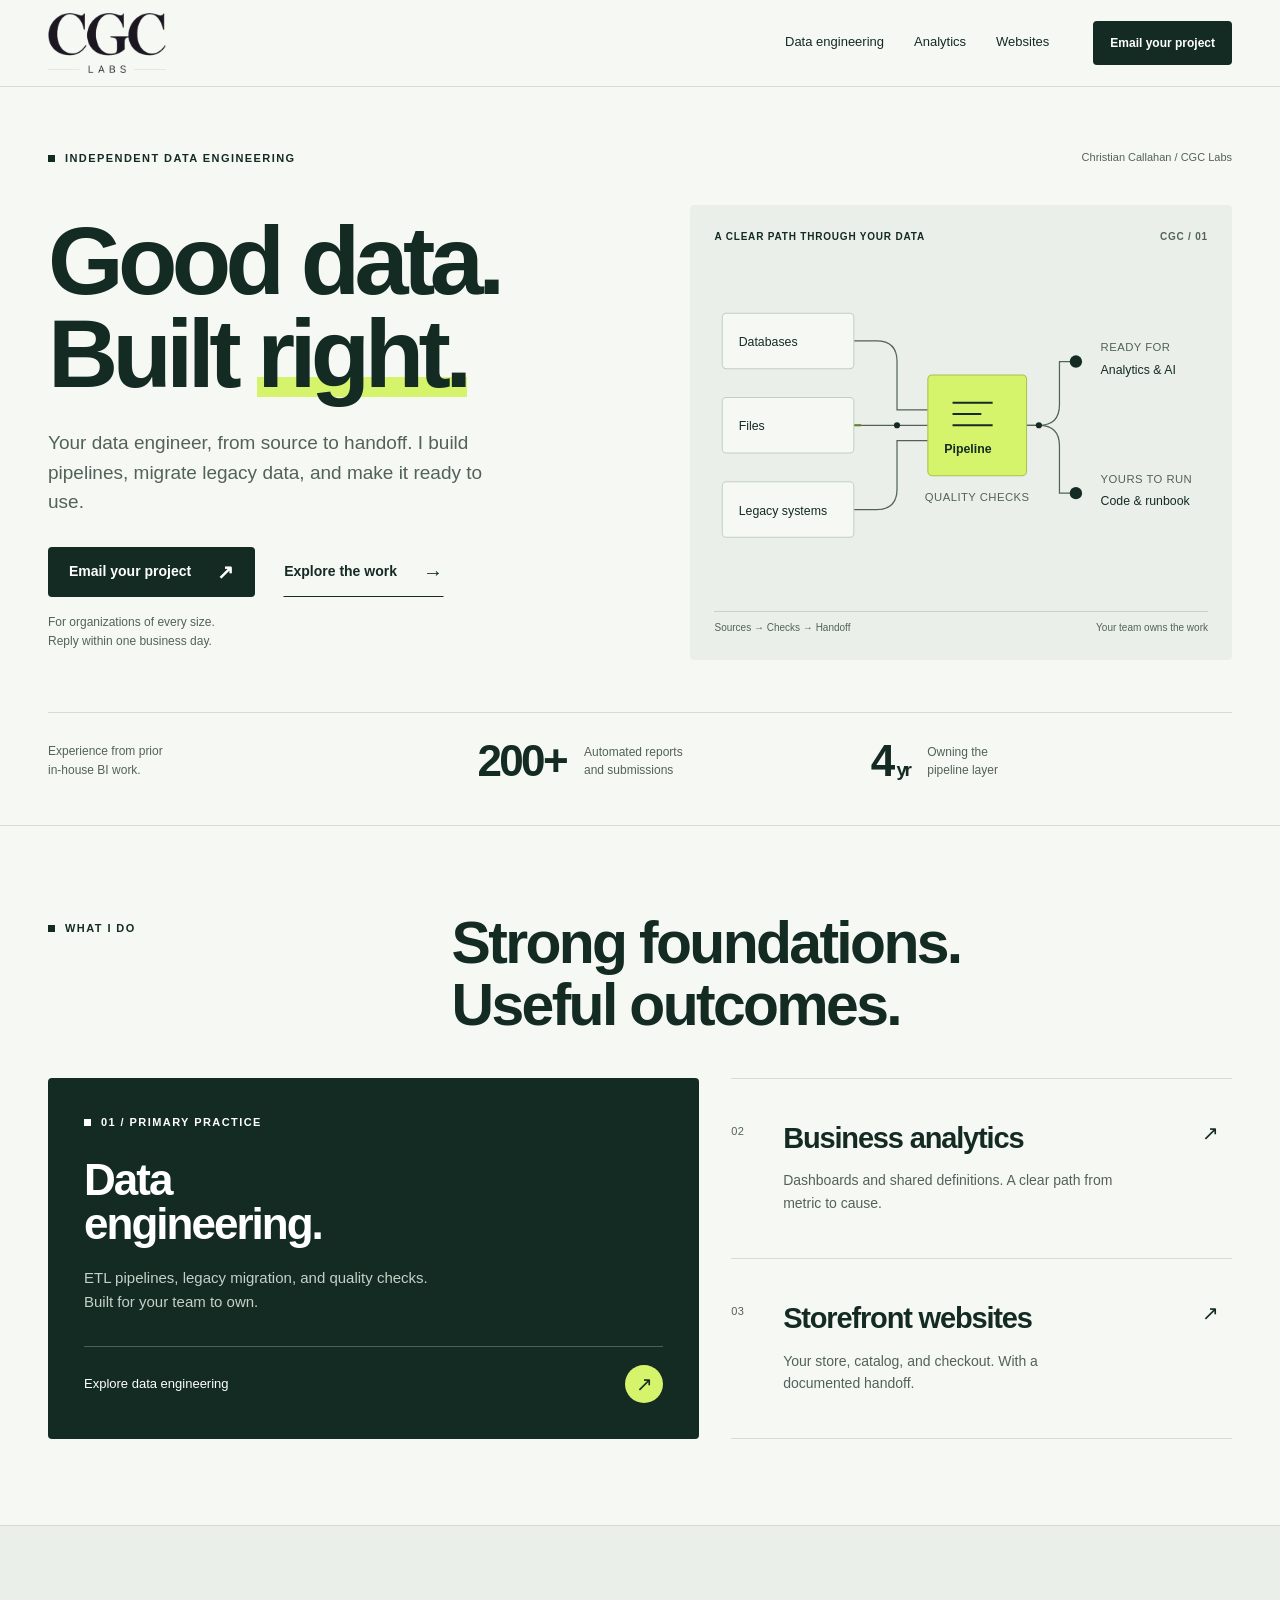
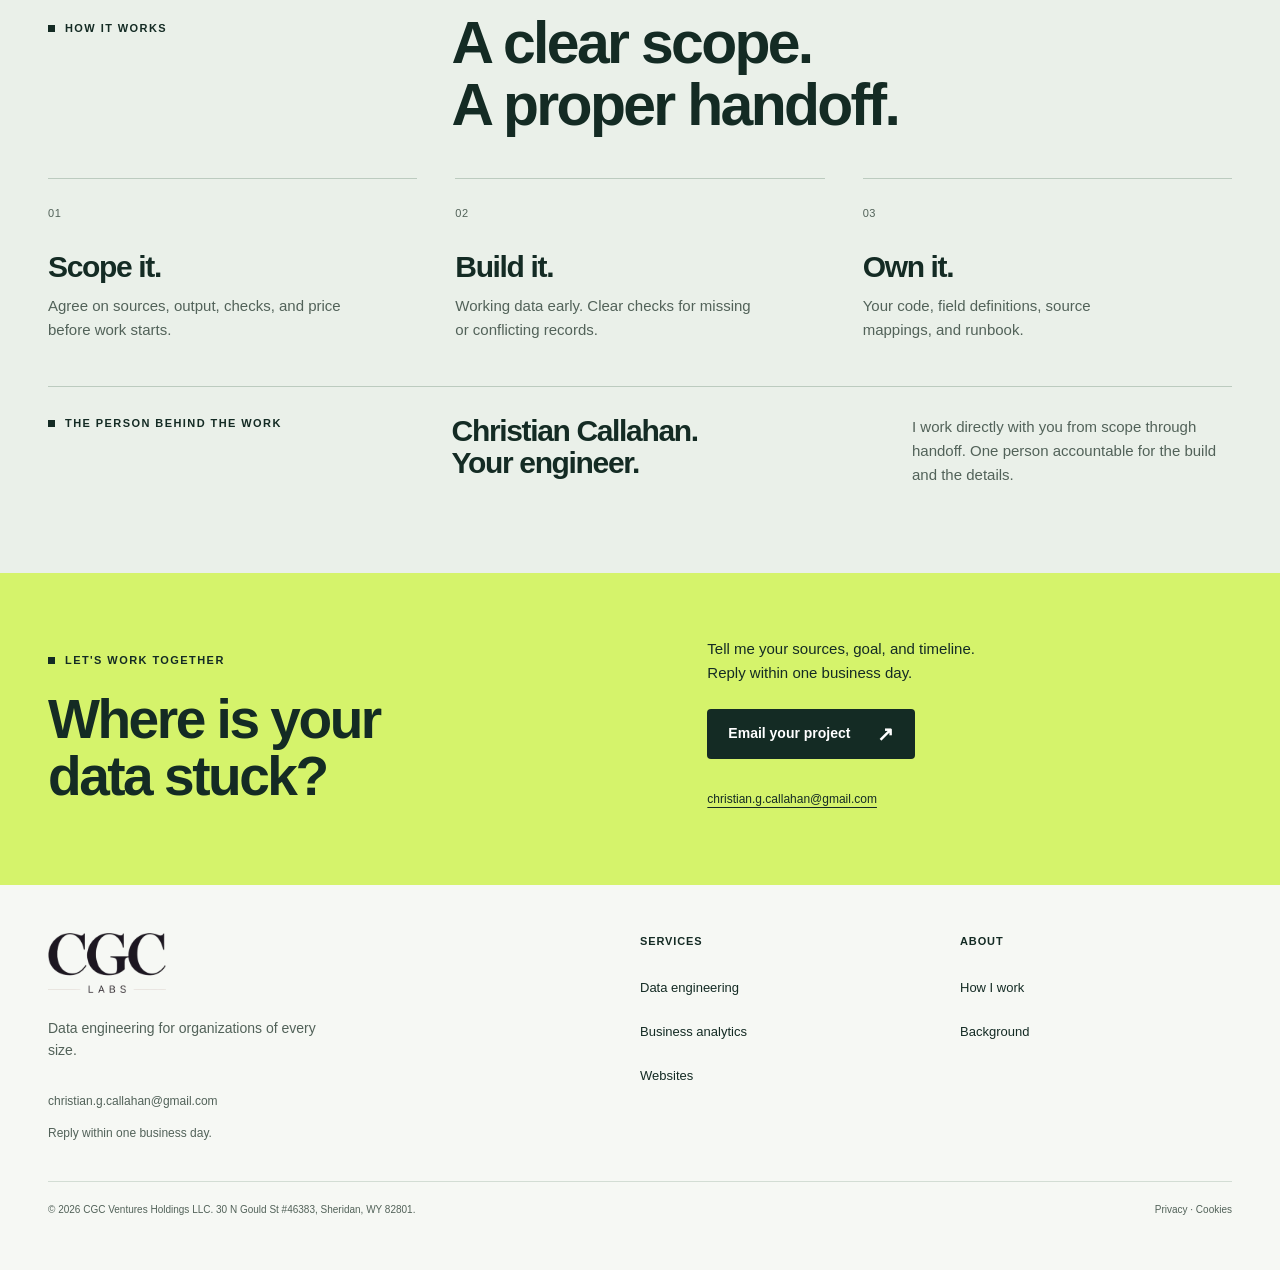
<file: index.html>
<!DOCTYPE html>
<html lang="en">
<head>
<meta charset="utf-8">
<meta name="viewport" content="width=device-width, initial-scale=1">
<title>Data Engineer for Hire &amp; ETL Consulting | CGC Labs</title>
<meta name="description" content="Hire an independent data engineer for ETL pipelines, legacy migration, and data quality. For organizations of every size, with code and handoff included.">
<link rel="canonical" href="https://cgclabs.org/">
<meta property="og:title" content="Data Engineer for Hire &amp; ETL Consulting | CGC Labs">
<meta property="og:description" content="Hire an independent data engineer for ETL pipelines, legacy migration, and data quality. For organizations of every size, with code and handoff included.">
<meta property="og:type" content="website">
<meta property="og:url" content="https://cgclabs.org/">
<link rel="icon" type="image/svg+xml" href="assets/favicon.svg?v=20261022-2">
<link rel="preconnect" href="https://api.fontshare.com">
<link rel="preconnect" href="https://cdn.fontshare.com" crossorigin>
<link rel="stylesheet" href="https://api.fontshare.com/v2/css?f[]=cabinet-grotesk@800&amp;display=swap">
<link rel="stylesheet" href="https://api.fontshare.com/v2/css?f[]=general-sans@400,500,600&amp;display=swap">
<link rel="stylesheet" href="assets/style.css?v=20261025-1">
<meta name="robots" content="index, follow, max-image-preview:large">
<meta property="og:site_name" content="CGC Labs">
<script type="application/ld+json">
{
  "@context": "https://schema.org",
  "@graph": [
    {
      "@type": "Organization",
      "@id": "https://cgclabs.org/#organization",
      "name": "CGC Labs",
      "legalName": "CGC Ventures Holdings LLC",
      "url": "https://cgclabs.org/",
      "email": "christian.g.callahan@gmail.com",
      "logo": {
        "@type": "ImageObject",
        "url": "https://cgclabs.org/assets/logo.png",
        "width": 314,
        "height": 160
      }
    },
    {
      "@type": "WebSite",
      "@id": "https://cgclabs.org/#website",
      "name": "CGC Labs",
      "url": "https://cgclabs.org/",
      "publisher": {
        "@id": "https://cgclabs.org/#organization"
      },
      "inLanguage": "en-US"
    },
    {
      "@type": "WebPage",
      "@id": "https://cgclabs.org/#webpage",
      "name": "Data Engineer for Hire & ETL Consulting | CGC Labs",
      "url": "https://cgclabs.org/",
      "description": "Hire an independent data engineer for ETL pipelines, legacy migration, and data quality. For organizations of every size, with code and handoff included.",
      "isPartOf": {
        "@id": "https://cgclabs.org/#website"
      },
      "publisher": {
        "@id": "https://cgclabs.org/#organization"
      },
      "inLanguage": "en-US",
      "mainEntity": {
        "@id": "https://cgclabs.org/data-engineering#service"
      }
    },
    {
      "@type": "Service",
      "@id": "https://cgclabs.org/data-engineering#service",
      "name": "Data engineering consulting",
      "serviceType": "Data engineering consulting",
      "url": "https://cgclabs.org/data-engineering",
      "provider": {
        "@id": "https://cgclabs.org/#organization"
      },
      "areaServed": {
        "@type": "Country",
        "name": "United States"
      }
    }
  ]
}
</script>
</head>
<body>
<a class="skip-link" href="#main">Skip to content</a>

<header class="nav">
  <div class="container nav-inner">
    <a class="logo" href="/" aria-label="CGC Labs, home"><img src="assets/logo.png" width="314" height="160" alt="CGC Labs"></a>
    <ul class="nav-links">
      <li><a href="/data-engineering">Data engineering</a></li>
      <li><a href="/analytics">Analytics</a></li>
      <li><a href="/website">Websites</a></li>
    </ul>
    <a class="btn btn-primary nav-cta" href="mailto:christian.g.callahan@gmail.com?subject=Data%20engineering%20inquiry&amp;body=Sources%3A%0D%0A%0D%0AGoal%3A%0D%0A%0D%0ATimeline%3A%0D%0A">Email your project</a>
    <button class="hamburger" aria-expanded="false" aria-controls="drawer" aria-label="Open menu">
      <span></span><span></span>
    </button>
  </div>
</header>

<div class="scrim"></div>
<aside class="drawer" id="drawer" role="dialog" aria-label="Menu" inert aria-hidden="true">
  <div class="drawer-head">
    <a class="logo" href="/"><img src="assets/logo.png" width="314" height="160" alt="CGC Labs"></a>
    <button class="drawer-close" aria-label="Close menu">&times;</button>
  </div>
  <ul class="drawer-links">
    <li><a href="/data-engineering">Data engineering</a></li>
    <li><a href="/analytics">Analytics</a></li>
    <li><a href="/website">Websites</a></li>
  </ul>
  <div class="drawer-cta">
    <a class="btn btn-primary" href="mailto:christian.g.callahan@gmail.com?subject=Data%20engineering%20inquiry&amp;body=Sources%3A%0D%0A%0D%0AGoal%3A%0D%0A%0D%0ATimeline%3A%0D%0A">Email your project</a>
  <p class="drawer-note">Independent data engineering.<br>For organizations of every size.</p>
</div>
</aside>

<main id="main">
  <section class="home-hero">
    <div class="container">
      <div class="hero-topline"><span class="eyebrow">Independent data engineering</span><span class="studio-note">Christian Callahan / CGC Labs</span></div>
      <div class="home-hero-grid">
        <div class="hero-copy">
          <h1>Good data.<br>Built <span class="accent-word">right.</span></h1>
          <p class="lead">Your data engineer, from source to handoff. I build pipelines, migrate legacy data, and make it ready to use.</p>
          <div class="hero-actions"><a class="btn btn-primary" href="mailto:christian.g.callahan@gmail.com?subject=Data%20engineering%20inquiry&amp;body=Sources%3A%0D%0A%0D%0AGoal%3A%0D%0A%0D%0ATimeline%3A%0D%0A">Email your project <span class="arr" aria-hidden="true">&#8599;</span></a><a class="btn btn-text" href="/data-engineering">Explore the work <span class="arr" aria-hidden="true">&#8594;</span></a></div>
          <p class="reply-note">For organizations of every size.<br>Reply within one business day.</p>
        </div>
        <figure class="route-board">
          <div class="board-label"><span>A clear path through your data</span><span>CGC / 01</span></div>
          <svg class="route-svg route-desktop" viewBox="0 0 480 310" role="img" aria-labelledby="route-title route-desc">
            <title id="route-title">From scattered sources to usable data</title><desc id="route-desc">Databases, files, and legacy systems feed a pipeline with quality checks, then documented datasets for analytics and AI. Code and runbook are included in the handoff.</desc>
            <!-- Source anchors: x=136. Pipeline: x=208..304. Outputs: x=352; labels: x=376. -->
            <g fill="none" stroke="#526259" stroke-width="1.2"><path d="M136 70H158Q178 70 178 90V137H208"/><path d="M136 152H208"/><path d="M136 234H158Q178 234 178 214V167H208"/><path d="M304 152H316Q336 152 336 132V90H352"/><path d="M304 152H316Q336 152 336 172V218H352"/></g>
            <path class="route-flow" d="M136 152H208" stroke="#628027" stroke-width="2" fill="none"/>
            <g fill="#f6f8f4" stroke="#c1d0c4"><rect x="8" y="43" width="128" height="54" rx="4"/><rect x="8" y="125" width="128" height="54" rx="4"/><rect x="8" y="207" width="128" height="54" rx="4"/></g>
            <g><text x="24" y="75">Databases</text><text x="24" y="157">Files</text><text x="24" y="239">Legacy systems</text></g>
            <rect x="208" y="103" width="96" height="98" rx="4" fill="#d5f36b" stroke="#a5c34d"/>
            <path d="M232 130h39m-39 11h28m-28 11h39" stroke="#142b24" stroke-width="2"/>
            <text x="224" y="179" font-weight="600">Pipeline</text>
            <g fill="#142b24"><circle cx="352" cy="90" r="6"/><circle cx="352" cy="218" r="6"/></g>
            <g class="route-output" transform="translate(376 90)"><text y="-10" class="svg-small">Ready for</text><text y="12">Analytics &amp; AI</text></g>
            <g class="route-output" transform="translate(376 218)"><text y="-10" class="svg-small">Yours to run</text><text y="12">Code &amp; runbook</text></g>
            <text x="256" y="226" text-anchor="middle" class="svg-small">Quality checks</text>
            <g fill="#142b24"><circle cx="178" cy="152" r="3"/><circle cx="316" cy="152" r="3"/></g>
          </svg>
          <svg class="route-svg route-mobile" viewBox="0 0 300 336" role="img" aria-labelledby="mobile-route-title mobile-route-desc">
            <title id="mobile-route-title">Sources, quality checks, and handoff</title><desc id="mobile-route-desc">Databases, files, and legacy systems feed checked pipelines, then documented data and code for your team.</desc>
            <!-- Nodes share x=16..284. Connectors use the center anchor x=150 and 40-unit gaps. -->
            <path d="M150 80v40m0 80v40" stroke="#526259" stroke-width="1.5" fill="none"/>
            <path d="m145 113 5 7 5-7m-10 120 5 7 5-7" stroke="#142b24" stroke-width="1.5" fill="none"/>
            <rect x="16" y="16" width="268" height="64" rx="4" fill="#f6f8f4" stroke="#c1d0c4"/>
            <text x="150" y="54" text-anchor="middle">Databases / Files / Legacy</text>
            <rect x="16" y="120" width="268" height="80" rx="4" fill="#d5f36b" stroke="#a5c34d"/>
            <text x="150" y="152" text-anchor="middle" font-weight="600">Your pipeline</text><text x="150" y="176" text-anchor="middle">Quality checks included</text>
            <rect x="16" y="240" width="268" height="80" rx="4" fill="#142b24"/>
            <text x="150" y="272" text-anchor="middle" class="svg-invert">Analytics &amp; AI</text><text x="150" y="296" text-anchor="middle" class="svg-invert">Your code &amp; runbook</text>
          </svg>
          <figcaption class="board-foot"><span>Sources &#8594; Checks &#8594; Handoff</span><span>Your team owns the work</span></figcaption>
        </figure>
      </div>
      <div class="proof-strip">
        <p class="proof-intro">Experience from prior<br>in-house BI work.</p>
        <div class="proof-item"><span class="proof-value">200+</span><p>Automated reports<br>and submissions</p></div>
        <div class="proof-item"><span class="proof-value">4<small>yr</small></span><p>Owning the<br>pipeline layer</p></div>
      </div>
    </div>
  </section>
  <section class="section" id="practices">
    <div class="container">
      <div class="section-intro"><span class="eyebrow">What I do</span><h2>Strong foundations.<br>Useful outcomes.</h2></div>
      <div class="service-directory">
        <a class="feature-service" href="/data-engineering"><span class="eyebrow">01 / Primary practice</span><h3>Data<br>engineering.</h3><p>ETL pipelines, legacy migration, and quality checks. Built for your team to own.</p><span class="service-link">Explore data engineering <span class="arr" aria-hidden="true">&#8599;</span></span></a>
        <div class="service-secondary">
          <a class="secondary-service" href="/analytics"><span class="item-number">02</span><h3>Business analytics</h3><span class="arr" aria-hidden="true">&#8599;</span><p>Dashboards and shared definitions. A clear path from metric to cause.</p></a>
          <a class="secondary-service" href="/website"><span class="item-number">03</span><h3>Storefront websites</h3><span class="arr" aria-hidden="true">&#8599;</span><p>Your store, catalog, and checkout. With a documented handoff.</p></a>
        </div>
      </div>
    </div>
  </section>
  <section class="section method-section" id="method">
    <div class="container">
      <div class="section-intro"><span class="eyebrow">How it works</span><h2>A clear scope.<br>A proper handoff.</h2></div>
      <div class="step-grid">
        <article class="step"><span class="item-number">01</span><h3>Scope it.</h3><p>Agree on sources, output, checks, and price before work starts.</p></article>
        <article class="step"><span class="item-number">02</span><h3>Build it.</h3><p>Working data early. Clear checks for missing or conflicting records.</p></article>
        <article class="step"><span class="item-number">03</span><h3>Own it.</h3><p>Your code, field definitions, source mappings, and runbook.</p></article>
      </div>
      <div class="operator" id="operator"><span class="eyebrow">The person behind the work</span><div class="operator-copy"><h3>Christian Callahan.<br>Your engineer.</h3><p>I work directly with you from scope through handoff. One person accountable for the build and the details.</p></div></div>
    </div>
  </section>
  <section class="cta-panel"><div class="container cta-grid"><div><span class="eyebrow">Let's work together</span><h2>Where is your<br>data stuck?</h2></div><div><p>Tell me your sources, goal, and timeline.<br>Reply within one business day.</p><a class="btn btn-primary" href="mailto:christian.g.callahan@gmail.com?subject=Data%20engineering%20inquiry&amp;body=Sources%3A%0D%0A%0D%0AGoal%3A%0D%0A%0D%0ATimeline%3A%0D%0A">Email your project <span class="arr" aria-hidden="true">&#8599;</span></a><p class="cta-contact"><a href="mailto:christian.g.callahan@gmail.com">christian.g.callahan@gmail.com</a></p></div></div></section>
</main>

<footer class="footer">
  <div class="container">
    <div class="footer-grid">
      <div>
        <a class="logo" href="/" aria-label="CGC Labs, home"><img src="assets/logo.png" width="314" height="160" alt="CGC Labs"></a>
        <p class="footer-tag">Data engineering for organizations of every size.</p>
        <p class="footer-contact"><a href="mailto:christian.g.callahan@gmail.com">christian.g.callahan@gmail.com</a><br>Reply within one business day.</p>
      </div>
      <nav aria-label="Services">
        <h6 class="h6">Services</h6>
        <ul class="footer-links">
          <li><a href="/data-engineering">Data engineering</a></li>
          <li><a href="/analytics">Business analytics</a></li>
          <li><a href="/website">Websites</a></li>
        </ul>
      </nav>
      <nav aria-label="About">
        <h6 class="h6">About</h6>
        <ul class="footer-links">
          <li><a href="/#method">How I work</a></li>
          <li><a href="/#operator">Background</a></li>
        </ul>
      </nav>
    </div>
    <div class="footer-fine">
      <span>&copy; <span data-year>2026</span> CGC Ventures Holdings LLC. 30 N Gould St #46383, Sheridan, WY 82801.</span>
      <span><a href="/privacy">Privacy</a> &middot; <a href="/cookies">Cookies</a></span>
    </div>
  </div>
</footer>

<script src="assets/site.js?v=20261022-1"></script>
</body>
</html>
</file>
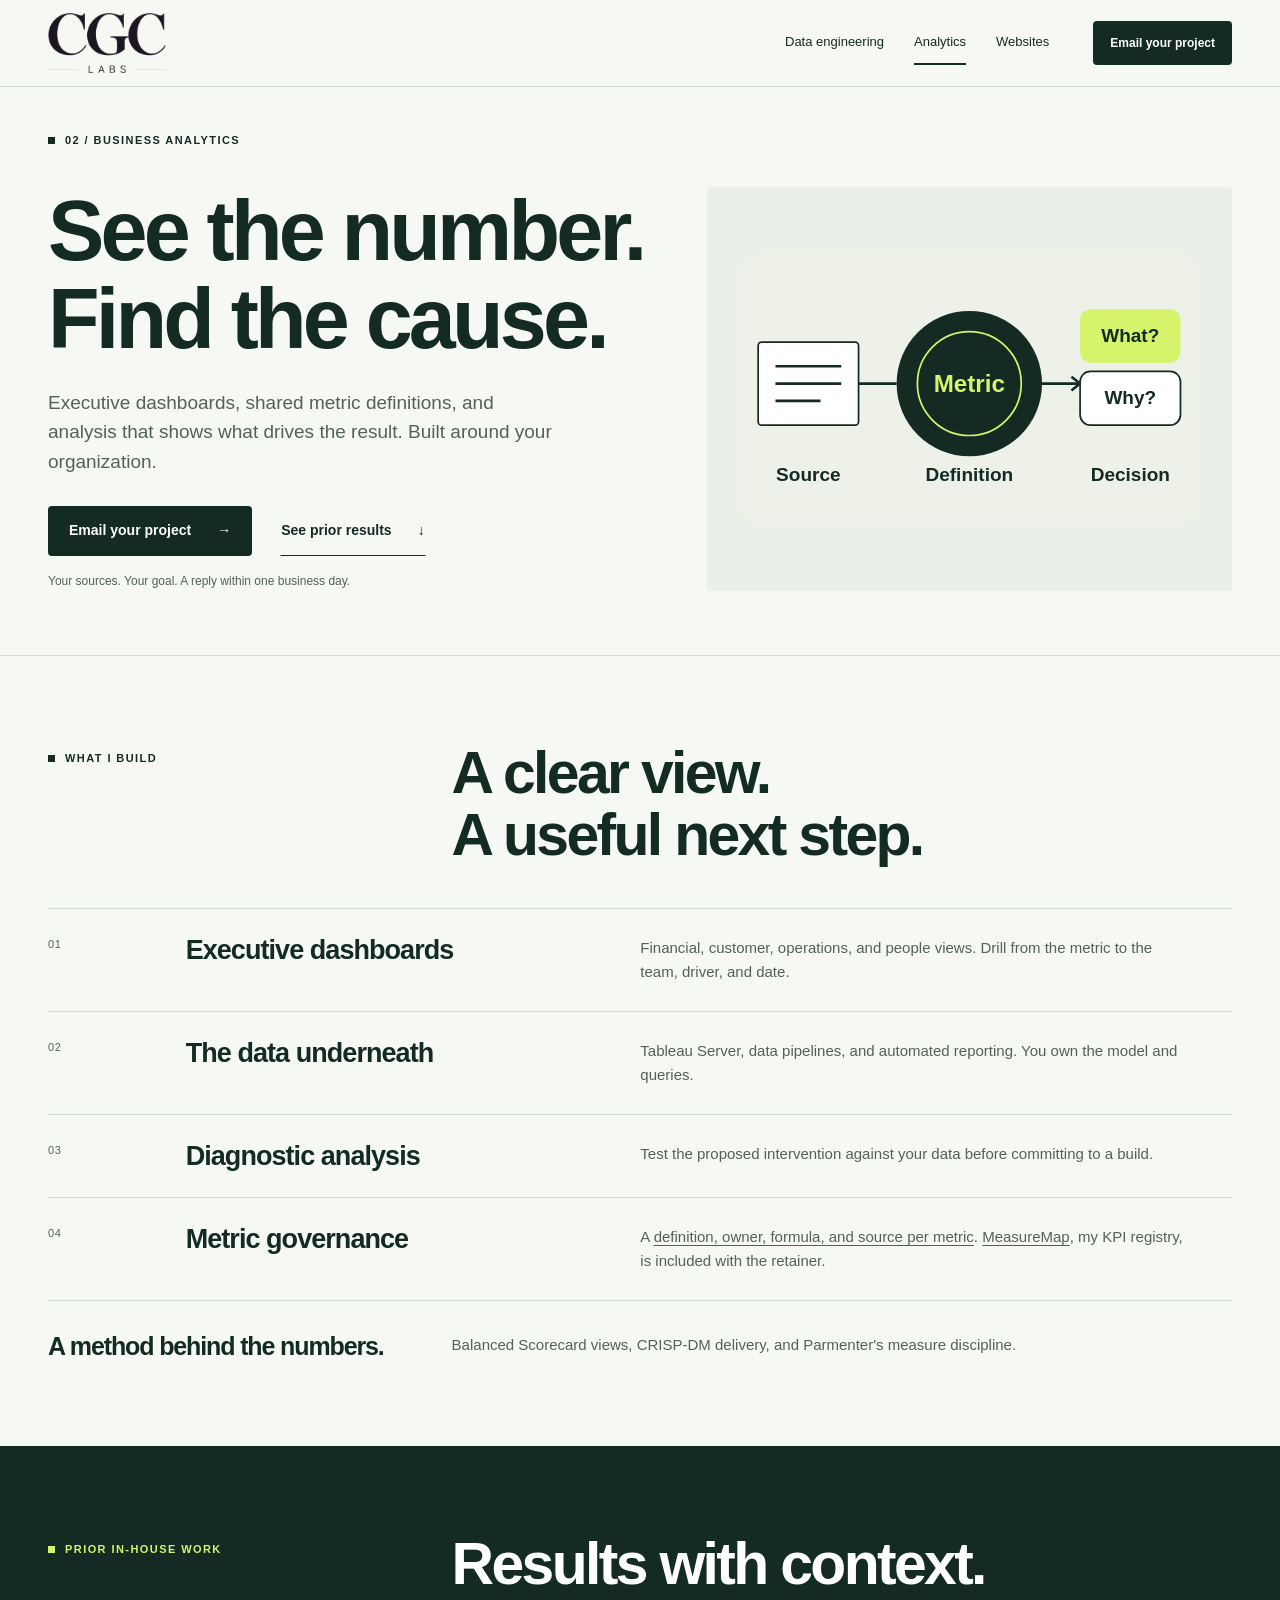
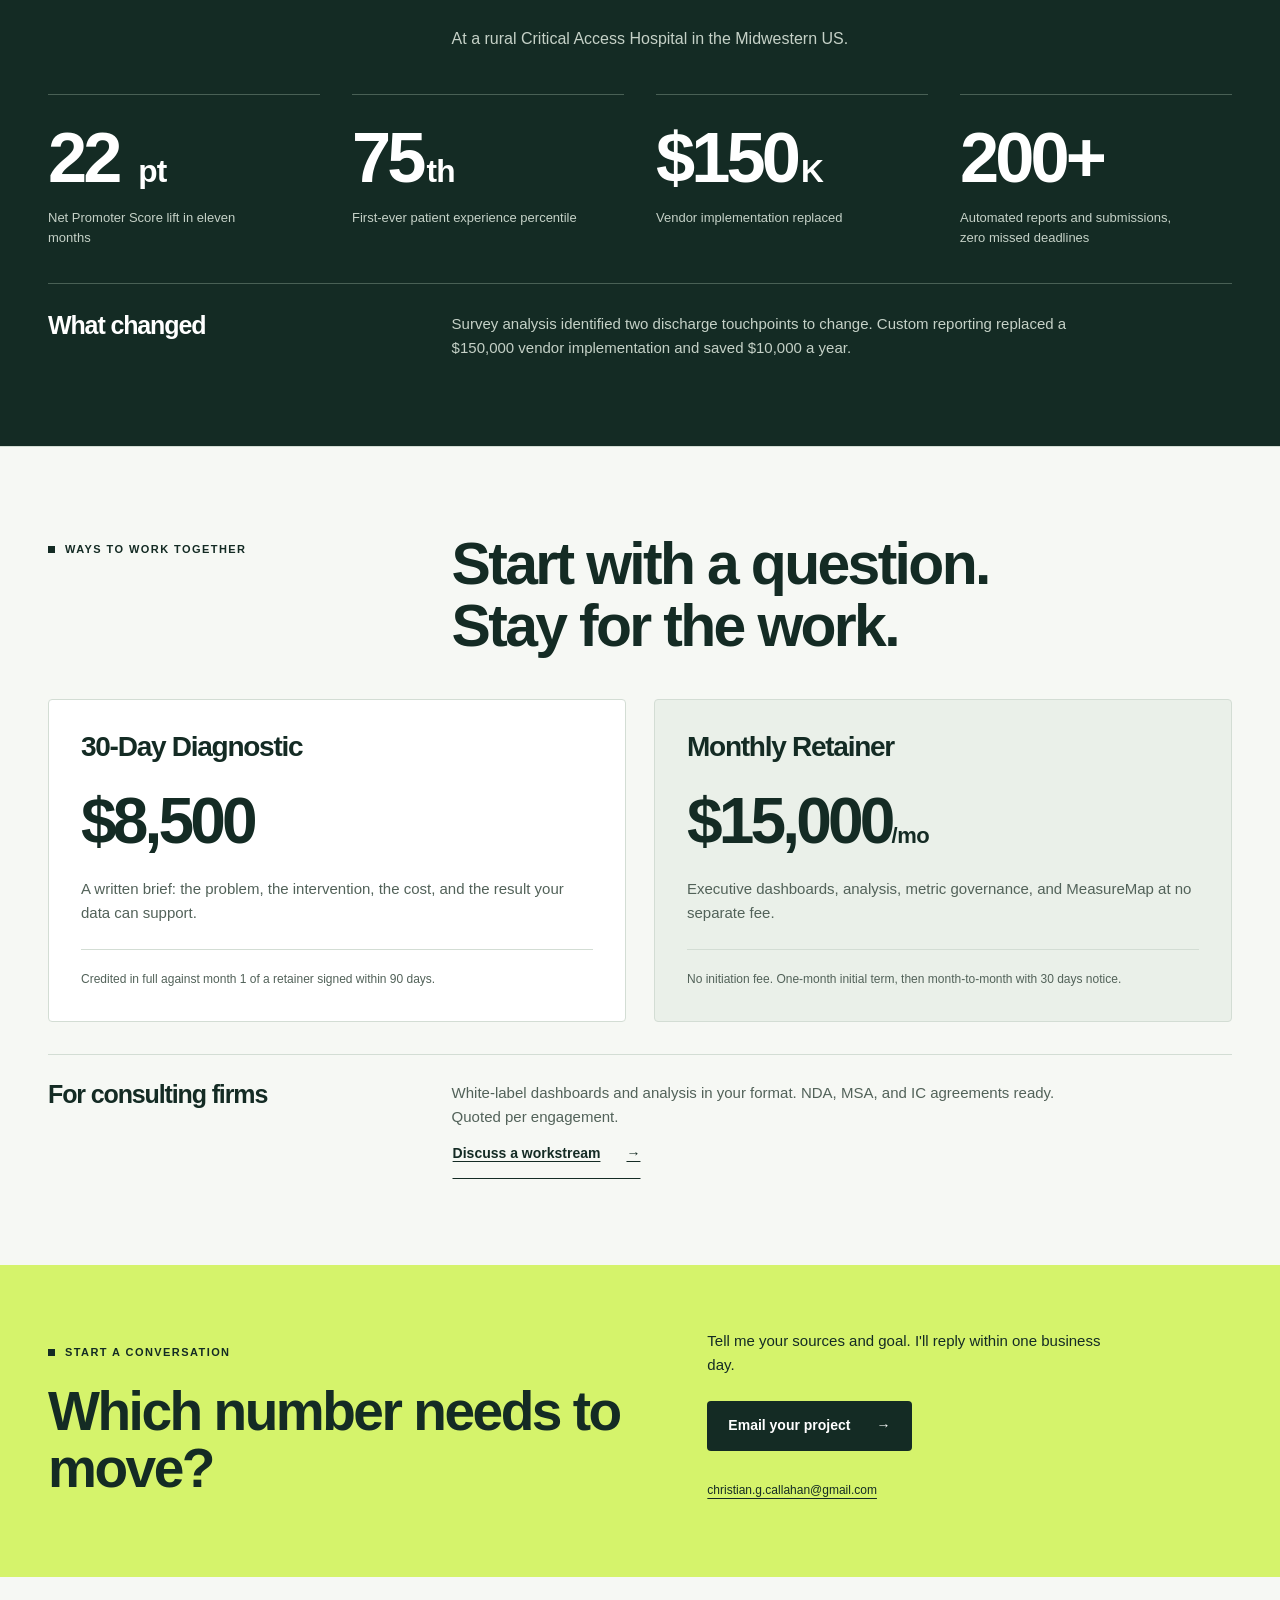
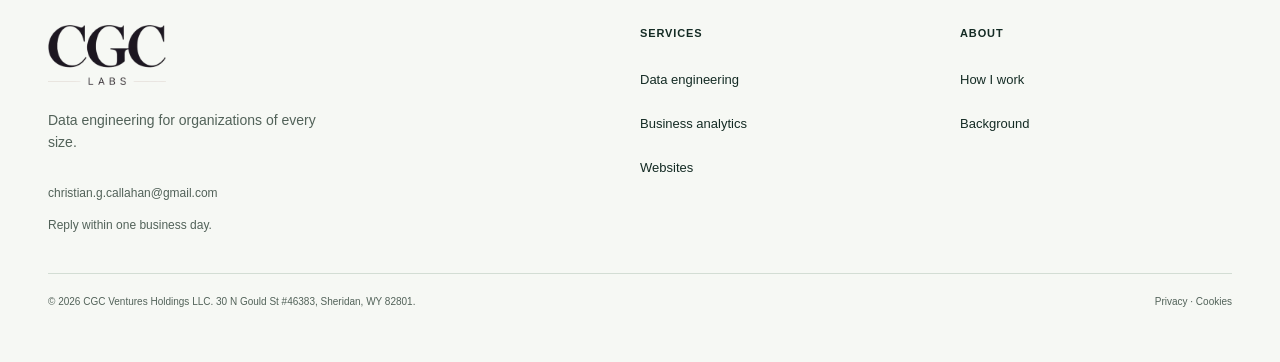
<file: analytics.html>
<!DOCTYPE html>
<html lang="en">
<head>
<meta charset="utf-8">
<meta name="viewport" content="width=device-width, initial-scale=1">
<title>Business Analytics &amp; Executive Dashboards | CGC Labs</title>
<meta name="description" content="Executive dashboards, diagnostic analysis, and metric governance for organizations of every size. Shared definitions and reporting built on your data.">
<link rel="canonical" href="https://cgclabs.org/analytics">
<meta property="og:title" content="Business Analytics &amp; Executive Dashboards | CGC Labs">
<meta property="og:description" content="Executive dashboards, diagnostic analysis, and metric governance for organizations of every size. Shared definitions and reporting built on your data.">
<meta property="og:type" content="website">
<meta property="og:url" content="https://cgclabs.org/analytics">
<link rel="icon" type="image/svg+xml" href="assets/favicon.svg?v=20261022-2">
<link rel="preconnect" href="https://api.fontshare.com">
<link rel="preconnect" href="https://cdn.fontshare.com" crossorigin>
<link rel="stylesheet" href="https://api.fontshare.com/v2/css?f[]=cabinet-grotesk@800&amp;display=swap">
<link rel="stylesheet" href="https://api.fontshare.com/v2/css?f[]=general-sans@400,500,600&amp;display=swap">
<link rel="stylesheet" href="assets/style.css?v=20261025-1">
<meta name="robots" content="index, follow, max-image-preview:large">
<meta property="og:site_name" content="CGC Labs">
<script type="application/ld+json">
{
  "@context": "https://schema.org",
  "@graph": [
    {
      "@type": "Organization",
      "@id": "https://cgclabs.org/#organization",
      "name": "CGC Labs",
      "legalName": "CGC Ventures Holdings LLC",
      "url": "https://cgclabs.org/",
      "email": "christian.g.callahan@gmail.com",
      "logo": {
        "@type": "ImageObject",
        "url": "https://cgclabs.org/assets/logo.png",
        "width": 314,
        "height": 160
      }
    },
    {
      "@type": "WebSite",
      "@id": "https://cgclabs.org/#website",
      "name": "CGC Labs",
      "url": "https://cgclabs.org/",
      "publisher": {
        "@id": "https://cgclabs.org/#organization"
      },
      "inLanguage": "en-US"
    },
    {
      "@type": "WebPage",
      "@id": "https://cgclabs.org/analytics#webpage",
      "name": "Business Analytics & Executive Dashboards | CGC Labs",
      "url": "https://cgclabs.org/analytics",
      "description": "Executive dashboards, diagnostic analysis, and metric governance for organizations of every size. Shared definitions and reporting built on your data.",
      "isPartOf": {
        "@id": "https://cgclabs.org/#website"
      },
      "publisher": {
        "@id": "https://cgclabs.org/#organization"
      },
      "inLanguage": "en-US",
      "mainEntity": {
        "@id": "https://cgclabs.org/analytics#service"
      },
      "breadcrumb": {
        "@id": "https://cgclabs.org/analytics#breadcrumb"
      }
    },
    {
      "@type": "Service",
      "@id": "https://cgclabs.org/analytics#service",
      "name": "Business analytics",
      "serviceType": "Business analytics",
      "url": "https://cgclabs.org/analytics",
      "provider": {
        "@id": "https://cgclabs.org/#organization"
      },
      "areaServed": {
        "@type": "Country",
        "name": "United States"
      }
    },
    {
      "@type": "BreadcrumbList",
      "@id": "https://cgclabs.org/analytics#breadcrumb",
      "itemListElement": [
        {
          "@type": "ListItem",
          "position": 1,
          "name": "CGC Labs",
          "item": "https://cgclabs.org/"
        },
        {
          "@type": "ListItem",
          "position": 2,
          "name": "Business analytics",
          "item": "https://cgclabs.org/analytics"
        }
      ]
    }
  ]
}
</script>
</head>
<body>
<a class="skip-link" href="#main">Skip to content</a>

<header class="nav">
  <div class="container nav-inner">
    <a class="logo" href="/" aria-label="CGC Labs, home"><img src="assets/logo.png" width="314" height="160" alt="CGC Labs"></a>
    <ul class="nav-links">
      <li><a href="/data-engineering">Data engineering</a></li>
      <li><a href="/analytics" aria-current="page">Analytics</a></li>
      <li><a href="/website">Websites</a></li>
    </ul>
    <a class="btn btn-primary nav-cta" href="mailto:christian.g.callahan@gmail.com?subject=Analytics%20inquiry&amp;body=Sources%3A%0D%0A%0D%0AGoal%3A%0D%0A%0D%0ATimeline%3A%0D%0A">Email your project</a>
    <button class="hamburger" aria-expanded="false" aria-controls="drawer" aria-label="Open menu">
      <span></span><span></span>
    </button>
  </div>
</header>

<div class="scrim"></div>
<aside class="drawer" id="drawer" role="dialog" aria-label="Menu" inert aria-hidden="true">
  <div class="drawer-head">
    <a class="logo" href="/"><img src="assets/logo.png" width="314" height="160" alt="CGC Labs"></a>
    <button class="drawer-close" aria-label="Close menu">&times;</button>
  </div>
  <ul class="drawer-links">
    <li><a href="/data-engineering">Data engineering</a></li>
    <li><a href="/analytics" aria-current="page">Analytics</a></li>
    <li><a href="/website">Websites</a></li>
  </ul>
  <div class="drawer-cta">
    <a class="btn btn-primary" href="mailto:christian.g.callahan@gmail.com?subject=Analytics%20inquiry&amp;body=Sources%3A%0D%0A%0D%0AGoal%3A%0D%0A%0D%0ATimeline%3A%0D%0A">Email your project</a>
  <p class="drawer-note">Independent data engineering.<br>For organizations of every size.</p>
</div>
</aside>

<main id="main">
  <section class="service-hero">
    <div class="container">
      <div class="service-top"><span class="eyebrow">02 / Business analytics</span></div>
      <div class="service-hero-grid">
        <div>
          <h1>See the number.<br>Find the cause.</h1>
          <p class="lead">Executive dashboards, shared metric definitions, and analysis that shows what drives the result. Built around your organization.</p>
          <div class="hero-actions">
            <a class="btn btn-primary" href="mailto:christian.g.callahan@gmail.com?subject=Analytics%20inquiry&amp;body=Sources%3A%0D%0A%0D%0AGoal%3A%0D%0A%0D%0ATimeline%3A%0D%0A">Email your project <span aria-hidden="true">&rarr;</span></a>
            <a class="btn btn-text" href="#proof">See prior results <span aria-hidden="true">&darr;</span></a>
          </div>
          <p class="reply-note">Your sources. Your goal. A reply within one business day.</p>
        </div>
        <div class="service-art">
          <svg xmlns="http://www.w3.org/2000/svg" viewBox="0 0 560 360" role="img" aria-labelledby="analytics-title analytics-desc">
            <title id="analytics-title">A shared metric connects data to a decision</title>
            <desc id="analytics-desc">Source data is organized around a defined metric, then used to ask what changed, why, and what comes next.</desc>
            <rect x="12" y="22" width="536" height="316" rx="28" fill="#EDF1E8"/>
            <circle cx="280" cy="174" r="84" fill="#142b24"/>
            <circle cx="280" cy="174" r="60" fill="none" stroke="#d5f36b" stroke-width="2"/>
            <text x="280" y="184" text-anchor="middle" fill="#d5f36b" font-size="28" font-weight="600">Metric</text>
            <path d="M152 174h44m168 0h44" fill="none" stroke="#142b24" stroke-width="3"/>
            <path d="m398 166 10 8-10 8" fill="none" stroke="#142b24" stroke-width="3"/>
            <rect x="36" y="126" width="116" height="96" rx="4" fill="#FFFFFF" stroke="#142b24" stroke-width="2"/>
            <path d="M56 154h76m-76 20h76m-76 20h52" stroke="#142b24" stroke-width="3"/>
            <rect x="408" y="88" width="116" height="62" rx="12" fill="#d5f36b"/>
            <rect x="408" y="160" width="116" height="62" rx="12" fill="#FFFFFF" stroke="#142b24" stroke-width="2"/>
            <text x="466" y="126" text-anchor="middle" fill="#142b24" font-size="22" font-weight="600">What?</text>
            <text x="466" y="198" text-anchor="middle" fill="#142b24" font-size="22" font-weight="600">Why?</text>
            <text x="94" y="287" text-anchor="middle" fill="#142b24" font-size="22" font-weight="600">Source</text>
            <text x="280" y="287" text-anchor="middle" fill="#142b24" font-size="22" font-weight="600">Definition</text>
            <text x="466" y="287" text-anchor="middle" fill="#142b24" font-size="22" font-weight="600">Decision</text>
          </svg>
        </div>
      </div>
    </div>
  </section>

  <section class="section" id="deliver">
    <div class="container">
      <div class="section-intro"><span class="eyebrow">What I build</span><h2>A clear view.<br>A useful next step.</h2></div>
      <div class="deliverable-list">
        <article class="deliverable"><span class="item-number">01</span><h3>Executive dashboards</h3><p>Financial, customer, operations, and people views. Drill from the metric to the team, driver, and date.</p></article>
        <article class="deliverable"><span class="item-number">02</span><h3>The data underneath</h3><p>Tableau Server, data pipelines, and automated reporting. You own the model and queries.</p></article>
        <article class="deliverable"><span class="item-number">03</span><h3>Diagnostic analysis</h3><p>Test the proposed intervention against your data before committing to a build.</p></article>
        <article class="deliverable"><span class="item-number">04</span><h3>Metric governance</h3><p>A <a href="https://measuremap.cgclabs.org/#product">definition, owner, formula, and source per metric</a>. <a href="https://measuremap.cgclabs.org/">MeasureMap</a>, my KPI registry, is included with the retainer.</p></article>
      </div>
      <div class="split-note" id="method"><h3>A method behind the numbers.</h3><p>Balanced Scorecard views, CRISP-DM delivery, and Parmenter's measure discipline.</p></div>
    </div>
  </section>

  <section class="section evidence" id="proof">
    <div class="container">
      <div class="section-intro"><span class="eyebrow">Prior in-house work</span><h2>Results with context.</h2><p>At a rural Critical Access Hospital in the Midwestern US.</p></div>
      <div class="stat-grid stat-grid--4">
        <div class="stat"><p class="metric">22 <span class="unit">pt</span></p><p class="stat-label">Net Promoter Score lift in eleven months</p></div>
        <div class="stat"><p class="metric">75<span class="unit">th</span></p><p class="stat-label">First-ever patient experience percentile</p></div>
        <div class="stat"><p class="metric">$150<span class="unit">K</span></p><p class="stat-label">Vendor implementation replaced</p></div>
        <div class="stat"><p class="metric">200+</p><p class="stat-label">Automated reports and submissions, zero missed deadlines</p></div>
      </div>
      <div class="split-note"><h3>What changed</h3><p>Survey analysis identified two discharge touchpoints to change. Custom reporting replaced a $150,000 vendor implementation and saved $10,000 a year.</p></div>
    </div>
  </section>

  <section class="section" id="pricing">
    <div class="container">
      <div class="section-intro"><span class="eyebrow">Ways to work together</span><h2>Start with a question.<br>Stay for the work.</h2></div>
      <div class="price-grid">
        <article class="price-card">
          <h3>30-Day Diagnostic</h3>
          <p class="price">$8,500</p>
          <p>A written brief: the problem, the intervention, the cost, and the result your data can support.</p>
          <p class="price-note">Credited in full against month 1 of a retainer signed within 90 days.</p>
        </article>
        <article class="price-card">
          <h3>Monthly Retainer</h3>
          <p class="price">$15,000<span>/mo</span></p>
          <p>Executive dashboards, analysis, metric governance, and MeasureMap at no separate fee.</p>
          <p class="price-note">No initiation fee. One-month initial term, then month-to-month with 30 days notice.</p>
        </article>
      </div>
      <div class="split-note" id="firms">
        <h3>For consulting firms</h3>
        <div><p>White-label dashboards and analysis in your format. NDA, MSA, and IC agreements ready. Quoted per engagement.</p><a class="btn btn-text" href="mailto:christian.g.callahan@gmail.com?subject=Subcontract%20workstream&amp;body=Sources%3A%0D%0A%0D%0AGoal%3A%0D%0A%0D%0ATimeline%3A%0D%0A">Discuss a workstream <span aria-hidden="true">&rarr;</span></a></div>
      </div>
    </div>
  </section>

  <section class="cta-panel">
    <div class="container">
      <div class="cta-grid">
        <div>
          <span class="eyebrow">Start a conversation</span>
          <h2>Which number needs to move?</h2>
        </div>
        <div>
          <p>Tell me your sources and goal. I'll reply within one business day.</p>
          <a class="btn btn-primary" href="mailto:christian.g.callahan@gmail.com?subject=Analytics%20inquiry&amp;body=Sources%3A%0D%0A%0D%0AGoal%3A%0D%0A%0D%0ATimeline%3A%0D%0A">Email your project <span aria-hidden="true">&rarr;</span></a>
          <p class="cta-contact"><a href="mailto:christian.g.callahan@gmail.com">christian.g.callahan@gmail.com</a></p>
        </div>
      </div>
    </div>
  </section>
</main>

<footer class="footer">
  <div class="container">
    <div class="footer-grid">
      <div>
        <a class="logo" href="/" aria-label="CGC Labs, home"><img src="assets/logo.png" width="314" height="160" alt="CGC Labs"></a>
        <p class="footer-tag">Data engineering for organizations of every size.</p>
        <p class="footer-contact"><a href="mailto:christian.g.callahan@gmail.com">christian.g.callahan@gmail.com</a><br>Reply within one business day.</p>
      </div>
      <nav aria-label="Services">
        <h6 class="h6">Services</h6>
        <ul class="footer-links">
          <li><a href="/data-engineering">Data engineering</a></li>
          <li><a href="/analytics">Business analytics</a></li>
          <li><a href="/website">Websites</a></li>
        </ul>
      </nav>
      <nav aria-label="About">
        <h6 class="h6">About</h6>
        <ul class="footer-links">
          <li><a href="/#method">How I work</a></li>
          <li><a href="/#operator">Background</a></li>
        </ul>
      </nav>
    </div>
    <div class="footer-fine">
      <span>&copy; <span data-year>2026</span> CGC Ventures Holdings LLC. 30 N Gould St #46383, Sheridan, WY 82801.</span>
      <span><a href="/privacy">Privacy</a> &middot; <a href="/cookies">Cookies</a></span>
    </div>
  </div>
</footer>

<script src="assets/site.js?v=20261022-1"></script>
</body>
</html>
</file>
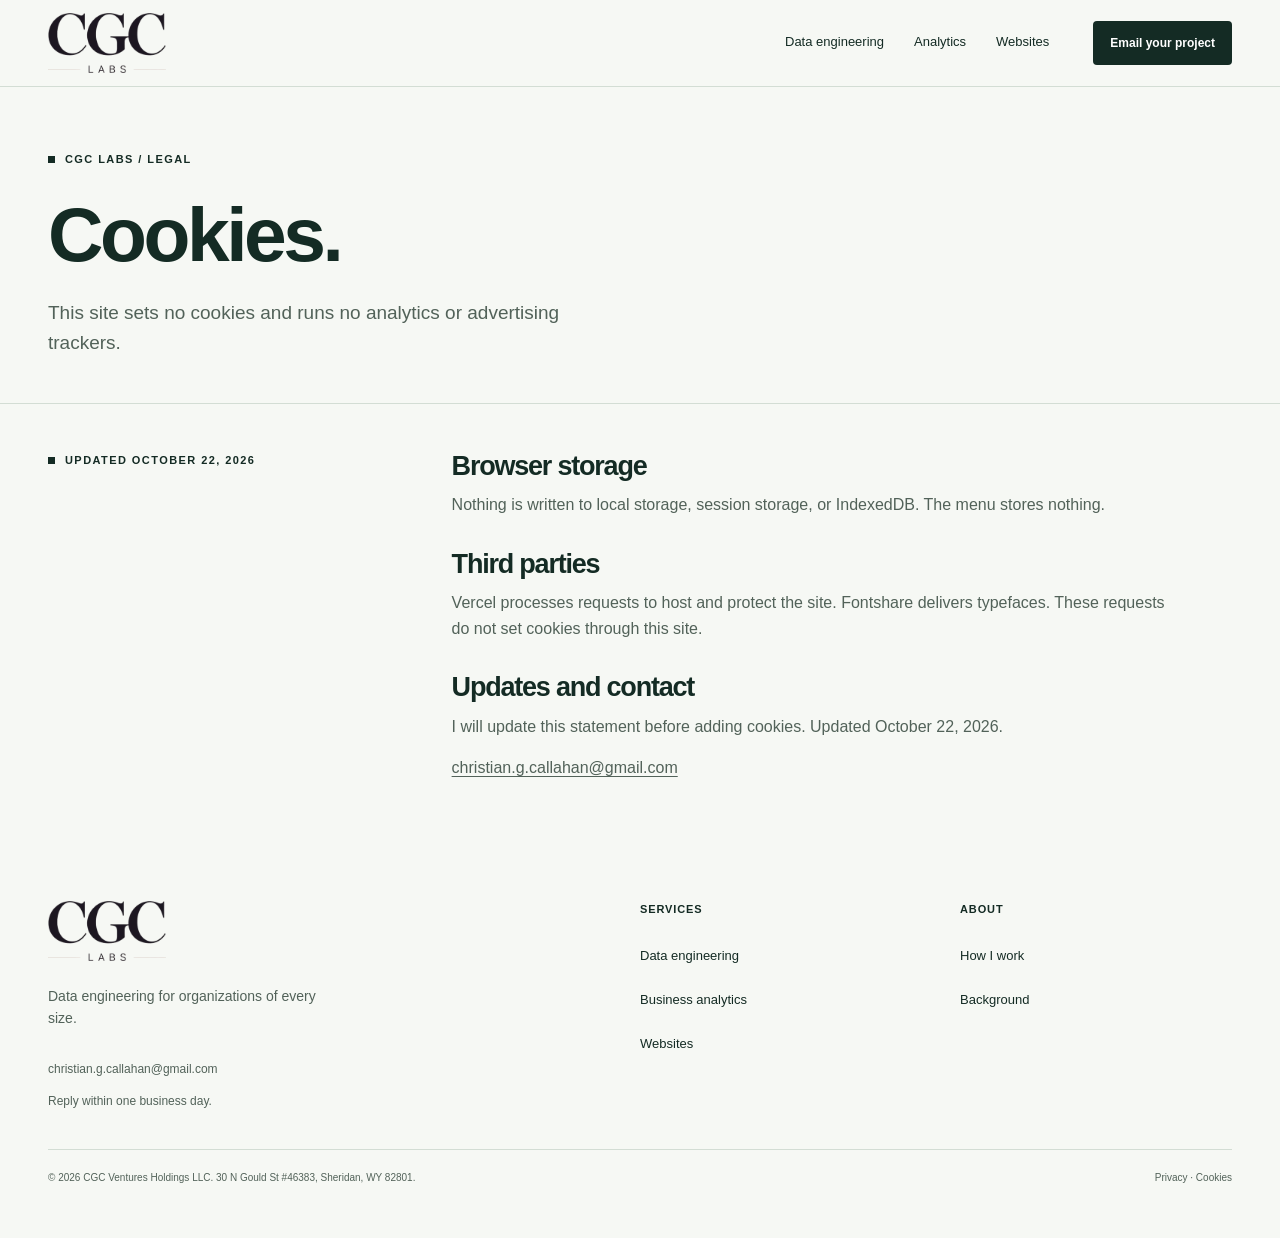
<file: cookies.html>
<!DOCTYPE html>
<html lang="en">
<head>
<meta charset="utf-8">
<meta name="viewport" content="width=device-width, initial-scale=1">
<title>Cookie Policy | CGC Labs</title>
<meta name="description" content="CGC Labs sets no cookies and uses no browser storage. Details on hosting requests, Fontshare, and contacting the practice.">
<link rel="canonical" href="https://cgclabs.org/cookies">
<meta property="og:title" content="Cookie Policy | CGC Labs">
<meta property="og:description" content="CGC Labs sets no cookies and uses no browser storage. Details on hosting requests, Fontshare, and contacting the practice.">
<meta property="og:type" content="website">
<meta property="og:url" content="https://cgclabs.org/cookies">
<link rel="icon" type="image/svg+xml" href="assets/favicon.svg?v=20261022-2">
<link rel="preconnect" href="https://api.fontshare.com">
<link rel="preconnect" href="https://cdn.fontshare.com" crossorigin>
<link rel="stylesheet" href="https://api.fontshare.com/v2/css?f[]=cabinet-grotesk@800&amp;display=swap">
<link rel="stylesheet" href="https://api.fontshare.com/v2/css?f[]=general-sans@400,500,600&amp;display=swap">
<link rel="stylesheet" href="assets/style.css?v=20261025-1">
<meta name="robots" content="index, follow, max-image-preview:large">
<meta property="og:site_name" content="CGC Labs">
<script type="application/ld+json">
{
  "@context": "https://schema.org",
  "@graph": [
    {
      "@type": "Organization",
      "@id": "https://cgclabs.org/#organization",
      "name": "CGC Labs",
      "legalName": "CGC Ventures Holdings LLC",
      "url": "https://cgclabs.org/",
      "email": "christian.g.callahan@gmail.com",
      "logo": {
        "@type": "ImageObject",
        "url": "https://cgclabs.org/assets/logo.png",
        "width": 314,
        "height": 160
      }
    },
    {
      "@type": "WebSite",
      "@id": "https://cgclabs.org/#website",
      "name": "CGC Labs",
      "url": "https://cgclabs.org/",
      "publisher": {
        "@id": "https://cgclabs.org/#organization"
      },
      "inLanguage": "en-US"
    },
    {
      "@type": "WebPage",
      "@id": "https://cgclabs.org/cookies#webpage",
      "name": "Cookie Policy | CGC Labs",
      "url": "https://cgclabs.org/cookies",
      "description": "CGC Labs sets no cookies and uses no browser storage. Details on hosting requests, Fontshare, and contacting the practice.",
      "isPartOf": {
        "@id": "https://cgclabs.org/#website"
      },
      "publisher": {
        "@id": "https://cgclabs.org/#organization"
      },
      "inLanguage": "en-US",
      "breadcrumb": {
        "@id": "https://cgclabs.org/cookies#breadcrumb"
      }
    },
    {
      "@type": "BreadcrumbList",
      "@id": "https://cgclabs.org/cookies#breadcrumb",
      "itemListElement": [
        {
          "@type": "ListItem",
          "position": 1,
          "name": "CGC Labs",
          "item": "https://cgclabs.org/"
        },
        {
          "@type": "ListItem",
          "position": 2,
          "name": "Cookies",
          "item": "https://cgclabs.org/cookies"
        }
      ]
    }
  ]
}
</script>
</head>
<body>
<a class="skip-link" href="#main">Skip to content</a>

<header class="nav">
  <div class="container nav-inner">
    <a class="logo" href="/" aria-label="CGC Labs, home"><img src="assets/logo.png" width="314" height="160" alt="CGC Labs"></a>
    <ul class="nav-links">
      <li><a href="/data-engineering">Data engineering</a></li>
      <li><a href="/analytics">Analytics</a></li>
      <li><a href="/website">Websites</a></li>
    </ul>
    <a class="btn btn-primary nav-cta" href="mailto:christian.g.callahan@gmail.com?subject=Data%20engineering%20inquiry&amp;body=Sources%3A%0D%0A%0D%0AGoal%3A%0D%0A%0D%0ATimeline%3A%0D%0A">Email your project</a>
    <button class="hamburger" aria-expanded="false" aria-controls="drawer" aria-label="Open menu">
      <span></span><span></span>
    </button>
  </div>
</header>

<div class="scrim"></div>
<aside class="drawer" id="drawer" role="dialog" aria-label="Menu" inert aria-hidden="true">
  <div class="drawer-head">
    <a class="logo" href="/"><img src="assets/logo.png" width="314" height="160" alt="CGC Labs"></a>
    <button class="drawer-close" aria-label="Close menu">&times;</button>
  </div>
  <ul class="drawer-links">
    <li><a href="/data-engineering">Data engineering</a></li>
    <li><a href="/analytics">Analytics</a></li>
    <li><a href="/website">Websites</a></li>
  </ul>
  <div class="drawer-cta">
    <a class="btn btn-primary" href="mailto:christian.g.callahan@gmail.com?subject=Data%20engineering%20inquiry&amp;body=Sources%3A%0D%0A%0D%0AGoal%3A%0D%0A%0D%0ATimeline%3A%0D%0A">Email your project</a>
  <p class="drawer-note">Independent data engineering.<br>For organizations of every size.</p>
</div>
</aside>

<main id="main">
  <section class="legal-hero"><div class="container"><span class="eyebrow">CGC Labs / Legal</span><h1>Cookies.</h1><p class="lead">This site sets no cookies and runs no analytics or advertising trackers.</p></div></section>
  <section class="legal-section"><div class="container legal-layout"><span class="eyebrow">Updated October 22, 2026</span><div class="legal-copy"><h2 class="h3">Browser storage</h2>
      <p>Nothing is written to local storage, session storage, or IndexedDB. The menu stores nothing.</p>

      <h2 class="h3">Third parties</h2>
      <p>Vercel processes requests to host and protect the site. Fontshare delivers typefaces. These requests do not set cookies through this site.</p>

      <h2 class="h3">Updates and contact</h2>
      <p>I will update this statement before adding cookies. Updated October 22, 2026.</p>
      <p><a href="mailto:christian.g.callahan@gmail.com">christian.g.callahan@gmail.com</a></p>
    </div></div></section>
</main>

<footer class="footer">
  <div class="container">
    <div class="footer-grid">
      <div>
        <a class="logo" href="/" aria-label="CGC Labs, home"><img src="assets/logo.png" width="314" height="160" alt="CGC Labs"></a>
        <p class="footer-tag">Data engineering for organizations of every size.</p>
        <p class="footer-contact"><a href="mailto:christian.g.callahan@gmail.com">christian.g.callahan@gmail.com</a><br>Reply within one business day.</p>
      </div>
      <nav aria-label="Services">
        <h6 class="h6">Services</h6>
        <ul class="footer-links">
          <li><a href="/data-engineering">Data engineering</a></li>
          <li><a href="/analytics">Business analytics</a></li>
          <li><a href="/website">Websites</a></li>
        </ul>
      </nav>
      <nav aria-label="About">
        <h6 class="h6">About</h6>
        <ul class="footer-links">
          <li><a href="/#method">How I work</a></li>
          <li><a href="/#operator">Background</a></li>
        </ul>
      </nav>
    </div>
    <div class="footer-fine">
      <span>&copy; <span data-year>2026</span> CGC Ventures Holdings LLC. 30 N Gould St #46383, Sheridan, WY 82801.</span>
      <span><a href="/privacy">Privacy</a> &middot; <a href="/cookies">Cookies</a></span>
    </div>
  </div>
</footer>

<script src="assets/site.js?v=20261022-1"></script>
</body>
</html>
</file>
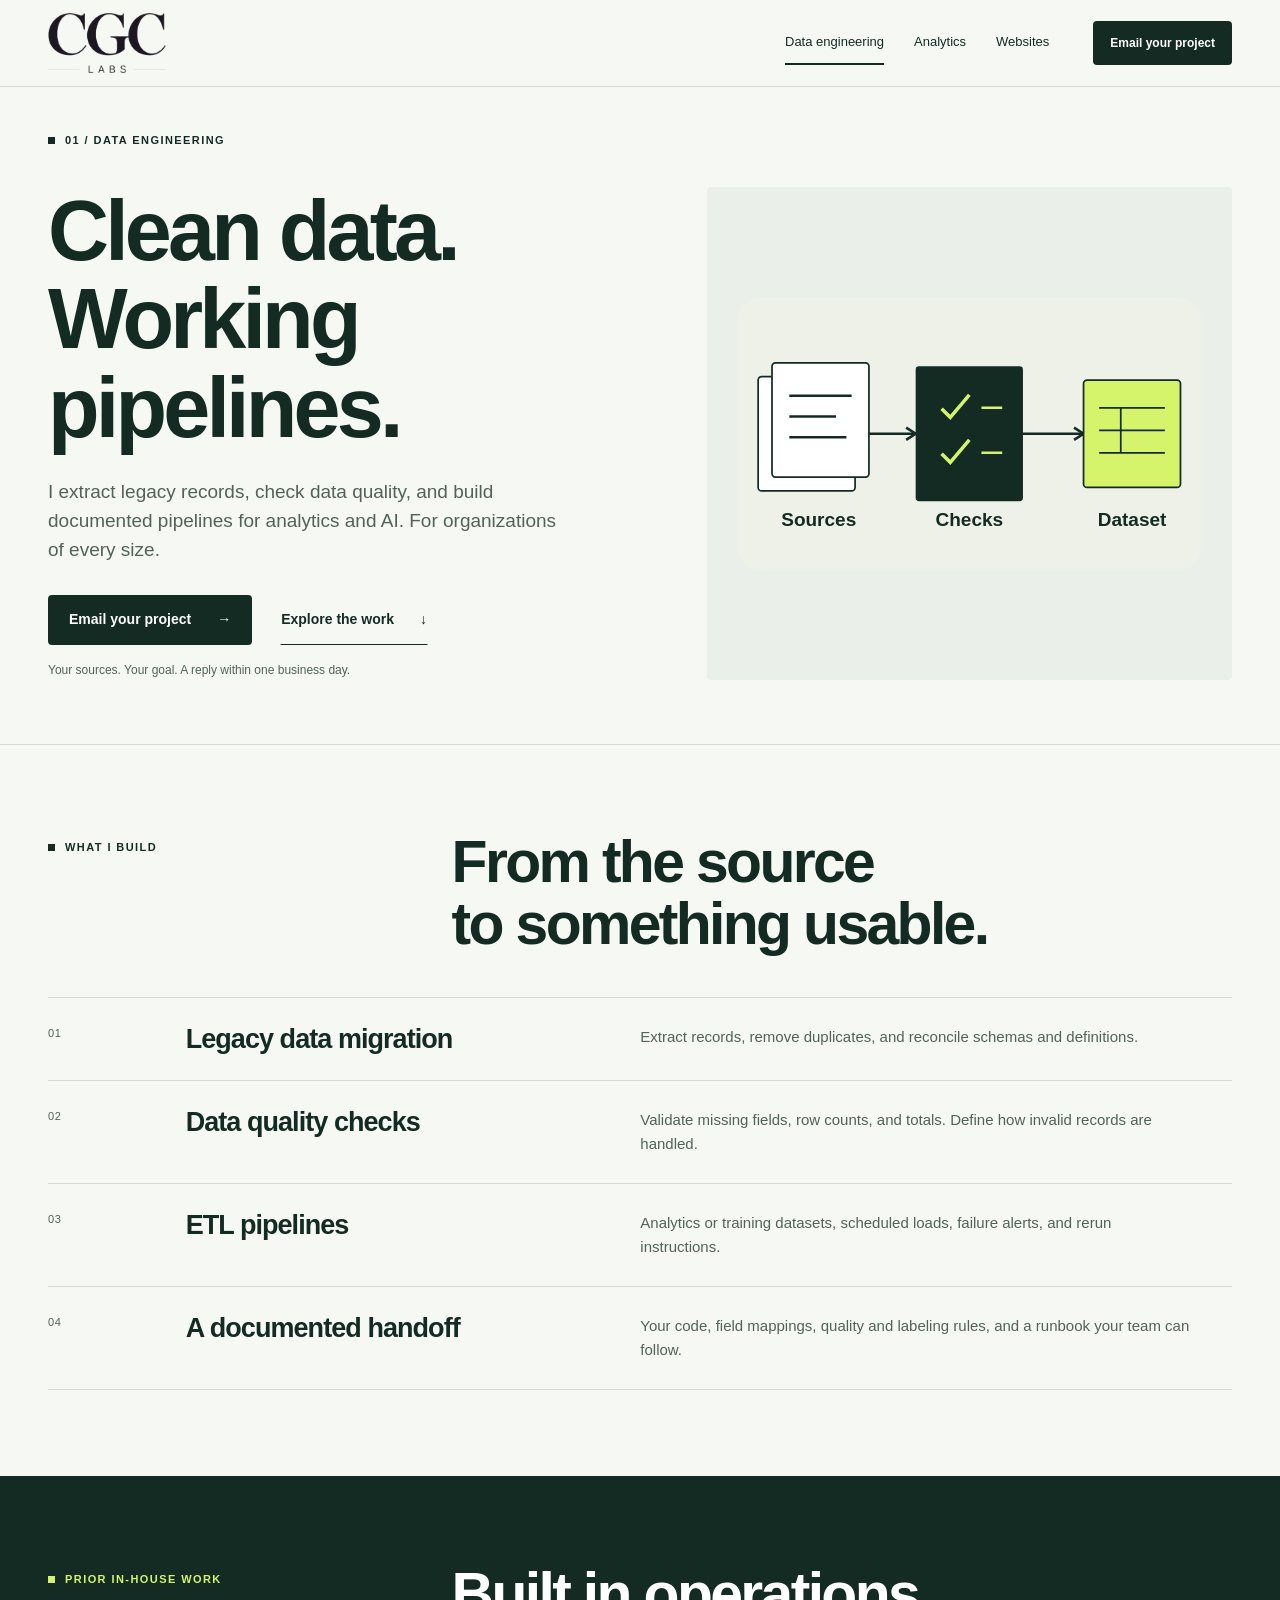
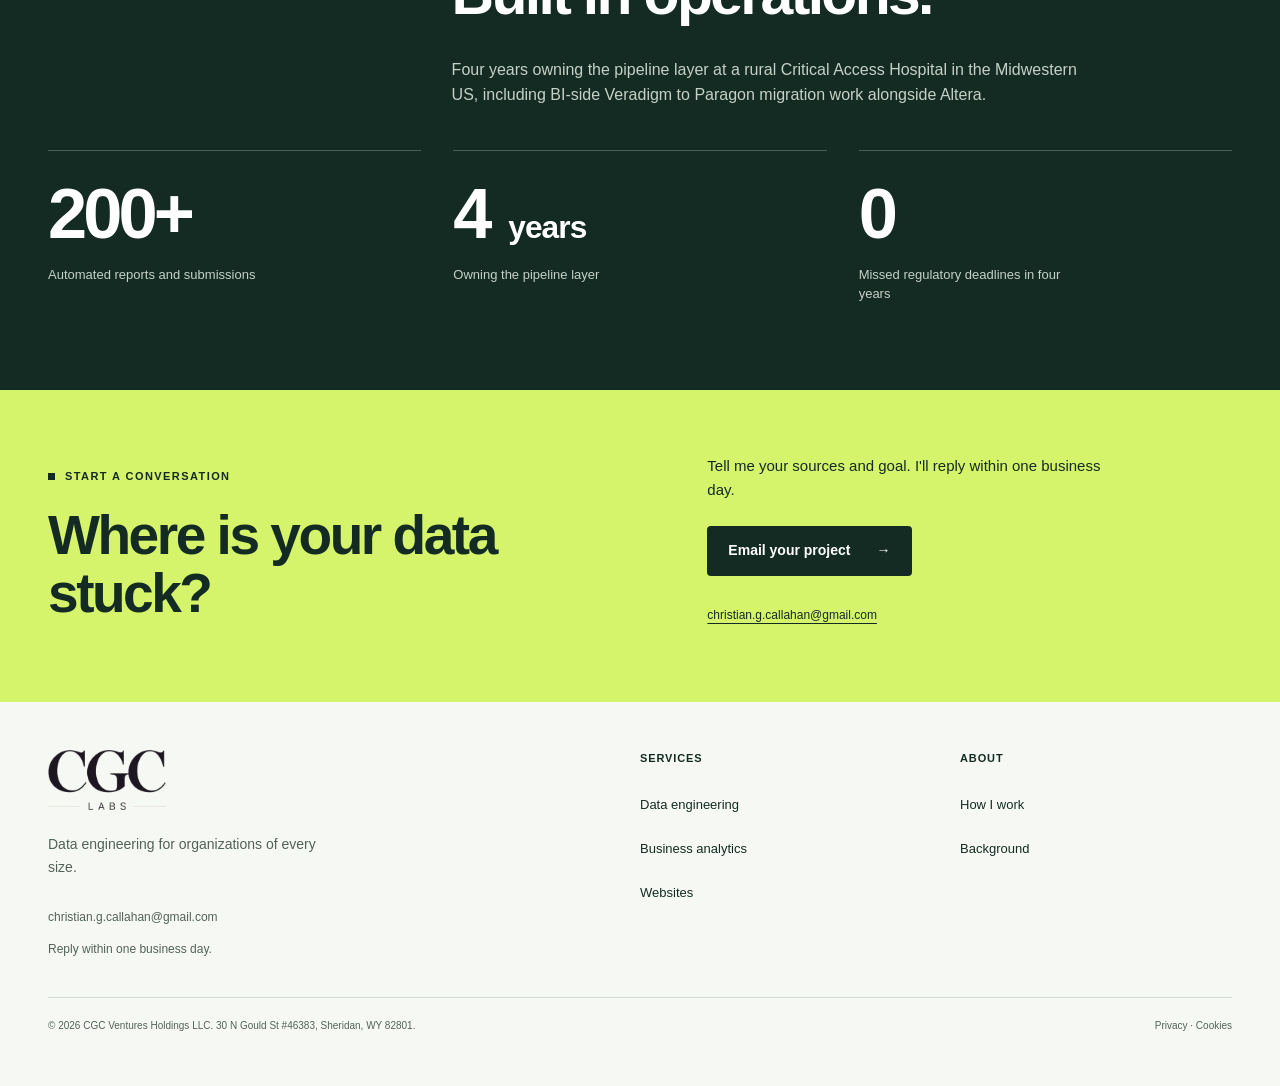
<file: data-engineering.html>
<!DOCTYPE html>
<html lang="en">
<head>
<meta charset="utf-8">
<meta name="viewport" content="width=device-width, initial-scale=1">
<title>Data Engineering Services &amp; ETL Pipelines | CGC Labs</title>
<meta name="description" content="Data engineering services for small teams and large organizations. ETL pipelines, legacy migration, data quality, and documented handoff.">
<link rel="canonical" href="https://cgclabs.org/data-engineering">
<meta property="og:title" content="Data Engineering Services &amp; ETL Pipelines | CGC Labs">
<meta property="og:description" content="Data engineering services for small teams and large organizations. ETL pipelines, legacy migration, data quality, and documented handoff.">
<meta property="og:type" content="website">
<meta property="og:url" content="https://cgclabs.org/data-engineering">
<link rel="icon" type="image/svg+xml" href="assets/favicon.svg?v=20261022-2">
<link rel="preconnect" href="https://api.fontshare.com">
<link rel="preconnect" href="https://cdn.fontshare.com" crossorigin>
<link rel="stylesheet" href="https://api.fontshare.com/v2/css?f[]=cabinet-grotesk@800&amp;display=swap">
<link rel="stylesheet" href="https://api.fontshare.com/v2/css?f[]=general-sans@400,500,600&amp;display=swap">
<link rel="stylesheet" href="assets/style.css?v=20261025-1">
<meta name="robots" content="index, follow, max-image-preview:large">
<meta property="og:site_name" content="CGC Labs">
<script type="application/ld+json">
{
  "@context": "https://schema.org",
  "@graph": [
    {
      "@type": "Organization",
      "@id": "https://cgclabs.org/#organization",
      "name": "CGC Labs",
      "legalName": "CGC Ventures Holdings LLC",
      "url": "https://cgclabs.org/",
      "email": "christian.g.callahan@gmail.com",
      "logo": {
        "@type": "ImageObject",
        "url": "https://cgclabs.org/assets/logo.png",
        "width": 314,
        "height": 160
      }
    },
    {
      "@type": "WebSite",
      "@id": "https://cgclabs.org/#website",
      "name": "CGC Labs",
      "url": "https://cgclabs.org/",
      "publisher": {
        "@id": "https://cgclabs.org/#organization"
      },
      "inLanguage": "en-US"
    },
    {
      "@type": "WebPage",
      "@id": "https://cgclabs.org/data-engineering#webpage",
      "name": "Data Engineering Services & ETL Pipelines | CGC Labs",
      "url": "https://cgclabs.org/data-engineering",
      "description": "Data engineering services for small teams and large organizations. ETL pipelines, legacy migration, data quality, and documented handoff.",
      "isPartOf": {
        "@id": "https://cgclabs.org/#website"
      },
      "publisher": {
        "@id": "https://cgclabs.org/#organization"
      },
      "inLanguage": "en-US",
      "mainEntity": {
        "@id": "https://cgclabs.org/data-engineering#service"
      },
      "breadcrumb": {
        "@id": "https://cgclabs.org/data-engineering#breadcrumb"
      }
    },
    {
      "@type": "Service",
      "@id": "https://cgclabs.org/data-engineering#service",
      "name": "Data engineering consulting",
      "serviceType": "Data engineering consulting",
      "url": "https://cgclabs.org/data-engineering",
      "provider": {
        "@id": "https://cgclabs.org/#organization"
      },
      "areaServed": {
        "@type": "Country",
        "name": "United States"
      }
    },
    {
      "@type": "BreadcrumbList",
      "@id": "https://cgclabs.org/data-engineering#breadcrumb",
      "itemListElement": [
        {
          "@type": "ListItem",
          "position": 1,
          "name": "CGC Labs",
          "item": "https://cgclabs.org/"
        },
        {
          "@type": "ListItem",
          "position": 2,
          "name": "Data engineering",
          "item": "https://cgclabs.org/data-engineering"
        }
      ]
    }
  ]
}
</script>
</head>
<body>
<a class="skip-link" href="#main">Skip to content</a>

<header class="nav">
  <div class="container nav-inner">
    <a class="logo" href="/" aria-label="CGC Labs, home"><img src="assets/logo.png" width="314" height="160" alt="CGC Labs"></a>
    <ul class="nav-links">
      <li><a href="/data-engineering" aria-current="page">Data engineering</a></li>
      <li><a href="/analytics">Analytics</a></li>
      <li><a href="/website">Websites</a></li>
    </ul>
    <a class="btn btn-primary nav-cta" href="mailto:christian.g.callahan@gmail.com?subject=Data%20engineering%20inquiry&amp;body=Sources%3A%0D%0A%0D%0AGoal%3A%0D%0A%0D%0ATimeline%3A%0D%0A">Email your project</a>
    <button class="hamburger" aria-expanded="false" aria-controls="drawer" aria-label="Open menu">
      <span></span><span></span>
    </button>
  </div>
</header>

<div class="scrim"></div>
<aside class="drawer" id="drawer" role="dialog" aria-label="Menu" inert aria-hidden="true">
  <div class="drawer-head">
    <a class="logo" href="/"><img src="assets/logo.png" width="314" height="160" alt="CGC Labs"></a>
    <button class="drawer-close" aria-label="Close menu">&times;</button>
  </div>
  <ul class="drawer-links">
    <li><a href="/data-engineering" aria-current="page">Data engineering</a></li>
    <li><a href="/analytics">Analytics</a></li>
    <li><a href="/website">Websites</a></li>
  </ul>
  <div class="drawer-cta">
    <a class="btn btn-primary" href="mailto:christian.g.callahan@gmail.com?subject=Data%20engineering%20inquiry&amp;body=Sources%3A%0D%0A%0D%0AGoal%3A%0D%0A%0D%0ATimeline%3A%0D%0A">Email your project</a>
  <p class="drawer-note">Independent data engineering.<br>For organizations of every size.</p>
</div>
</aside>

<main id="main">
  <section class="service-hero">
    <div class="container">
      <div class="service-top"><span class="eyebrow">01 / Data engineering</span></div>
      <div class="service-hero-grid">
        <div>
          <h1>Clean data.<br>Working pipelines.</h1>
          <p class="lead">I extract legacy records, check data quality, and build documented pipelines for analytics and AI. For organizations of every size.</p>
          <div class="hero-actions">
            <a class="btn btn-primary" href="mailto:christian.g.callahan@gmail.com?subject=Data%20engineering%20inquiry&amp;body=Sources%3A%0D%0A%0D%0AGoal%3A%0D%0A%0D%0ATimeline%3A%0D%0A">Email your project <span aria-hidden="true">&rarr;</span></a>
            <a class="btn btn-text" href="#work">Explore the work <span aria-hidden="true">&darr;</span></a>
          </div>
          <p class="reply-note">Your sources. Your goal. A reply within one business day.</p>
        </div>
        <div class="service-art">
          <svg xmlns="http://www.w3.org/2000/svg" viewBox="0 0 560 360" role="img" aria-labelledby="pipeline-title pipeline-desc">
            <title id="pipeline-title">From source records to usable datasets</title>
            <desc id="pipeline-desc">Legacy records and files pass through extraction and quality checks into a documented dataset.</desc>
            <rect x="12" y="22" width="536" height="316" rx="28" fill="#EDF1E8"/>
            <path d="M148 180H218M342 180H412" fill="none" stroke="#142b24" stroke-width="3"/>
            <path d="m207 173 11 7-11 7M401 173l11 7-11 7" fill="none" stroke="#142b24" stroke-width="3"/>
            <rect x="36" y="114" width="112" height="132" rx="4" fill="#FFFFFF" stroke="#142b24" stroke-width="2"/>
            <rect x="52" y="98" width="112" height="132" rx="4" fill="#FFFFFF" stroke="#142b24" stroke-width="2"/>
            <path d="M72 136h72M72 160h54M72 184h66" stroke="#142b24" stroke-width="3"/>
            <rect x="218" y="102" width="124" height="156" rx="4" fill="#142b24"/>
            <path d="m248 151 10 10 22-26m-32 68 10 10 22-26" fill="none" stroke="#d5f36b" stroke-width="4"/>
            <path d="M294 150h24m-24 52h24" stroke="#d5f36b" stroke-width="3"/>
            <rect x="412" y="118" width="112" height="124" rx="4" fill="#d5f36b" stroke="#142b24" stroke-width="2"/>
            <path d="M430 150h76m-76 26h76m-76 26h76m-51-52v52" stroke="#142b24" stroke-width="2"/>
            <text x="106" y="287" text-anchor="middle" fill="#142b24" font-size="22" font-weight="600">Sources</text>
            <text x="280" y="287" text-anchor="middle" fill="#142b24" font-size="22" font-weight="600">Checks</text>
            <text x="468" y="287" text-anchor="middle" fill="#142b24" font-size="22" font-weight="600">Dataset</text>
          </svg>
        </div>
      </div>
    </div>
  </section>

  <section class="section" id="work">
    <div class="container">
      <div class="section-intro">
        <span class="eyebrow">What I build</span>
        <h2>From the source<br>to something usable.</h2>
      </div>
      <div class="deliverable-list">
        <article class="deliverable">
          <span class="item-number">01</span>
          <h3>Legacy data migration</h3>
          <p>Extract records, remove duplicates, and reconcile schemas and definitions.</p>
        </article>
        <article class="deliverable">
          <span class="item-number">02</span>
          <h3>Data quality checks</h3>
          <p>Validate missing fields, row counts, and totals. Define how invalid records are handled.</p>
        </article>
        <article class="deliverable">
          <span class="item-number">03</span>
          <h3>ETL pipelines</h3>
          <p>Analytics or training datasets, scheduled loads, failure alerts, and rerun instructions.</p>
        </article>
        <article class="deliverable">
          <span class="item-number">04</span>
          <h3>A documented handoff</h3>
          <p>Your code, field mappings, quality and labeling rules, and a runbook your team can follow.</p>
        </article>
      </div>
    </div>
  </section>

  <section class="section evidence" id="standard">
    <div class="container">
      <div class="section-intro">
        <span class="eyebrow">Prior in-house work</span>
        <h2>Built in operations.</h2>
        <p>Four years owning the pipeline layer at a rural Critical Access Hospital in the Midwestern US, including BI-side Veradigm to Paragon migration work alongside Altera.</p>
      </div>
      <div class="stat-grid stat-grid--3">
        <div class="stat"><p class="metric">200+</p><p class="stat-label">Automated reports and submissions</p></div>
        <div class="stat"><p class="metric">4 <span class="unit">years</span></p><p class="stat-label">Owning the pipeline layer</p></div>
        <div class="stat"><p class="metric">0</p><p class="stat-label">Missed regulatory deadlines in four years</p></div>
      </div>
    </div>
  </section>

  <section class="cta-panel">
    <div class="container">
      <div class="cta-grid">
        <div>
          <span class="eyebrow">Start a conversation</span>
          <h2>Where is your data stuck?</h2>
        </div>
        <div>
          <p>Tell me your sources and goal. I'll reply within one business day.</p>
          <a class="btn btn-primary" href="mailto:christian.g.callahan@gmail.com?subject=Data%20engineering%20inquiry&amp;body=Sources%3A%0D%0A%0D%0AGoal%3A%0D%0A%0D%0ATimeline%3A%0D%0A">Email your project <span aria-hidden="true">&rarr;</span></a>
          <p class="cta-contact"><a href="mailto:christian.g.callahan@gmail.com">christian.g.callahan@gmail.com</a></p>
        </div>
      </div>
    </div>
  </section>
</main>

<footer class="footer">
  <div class="container">
    <div class="footer-grid">
      <div>
        <a class="logo" href="/" aria-label="CGC Labs, home"><img src="assets/logo.png" width="314" height="160" alt="CGC Labs"></a>
        <p class="footer-tag">Data engineering for organizations of every size.</p>
        <p class="footer-contact"><a href="mailto:christian.g.callahan@gmail.com">christian.g.callahan@gmail.com</a><br>Reply within one business day.</p>
      </div>
      <nav aria-label="Services">
        <h6 class="h6">Services</h6>
        <ul class="footer-links">
          <li><a href="/data-engineering">Data engineering</a></li>
          <li><a href="/analytics">Business analytics</a></li>
          <li><a href="/website">Websites</a></li>
        </ul>
      </nav>
      <nav aria-label="About">
        <h6 class="h6">About</h6>
        <ul class="footer-links">
          <li><a href="/#method">How I work</a></li>
          <li><a href="/#operator">Background</a></li>
        </ul>
      </nav>
    </div>
    <div class="footer-fine">
      <span>&copy; <span data-year>2026</span> CGC Ventures Holdings LLC. 30 N Gould St #46383, Sheridan, WY 82801.</span>
      <span><a href="/privacy">Privacy</a> &middot; <a href="/cookies">Cookies</a></span>
    </div>
  </div>
</footer>

<script src="assets/site.js?v=20261022-1"></script>
</body>
</html>
</file>
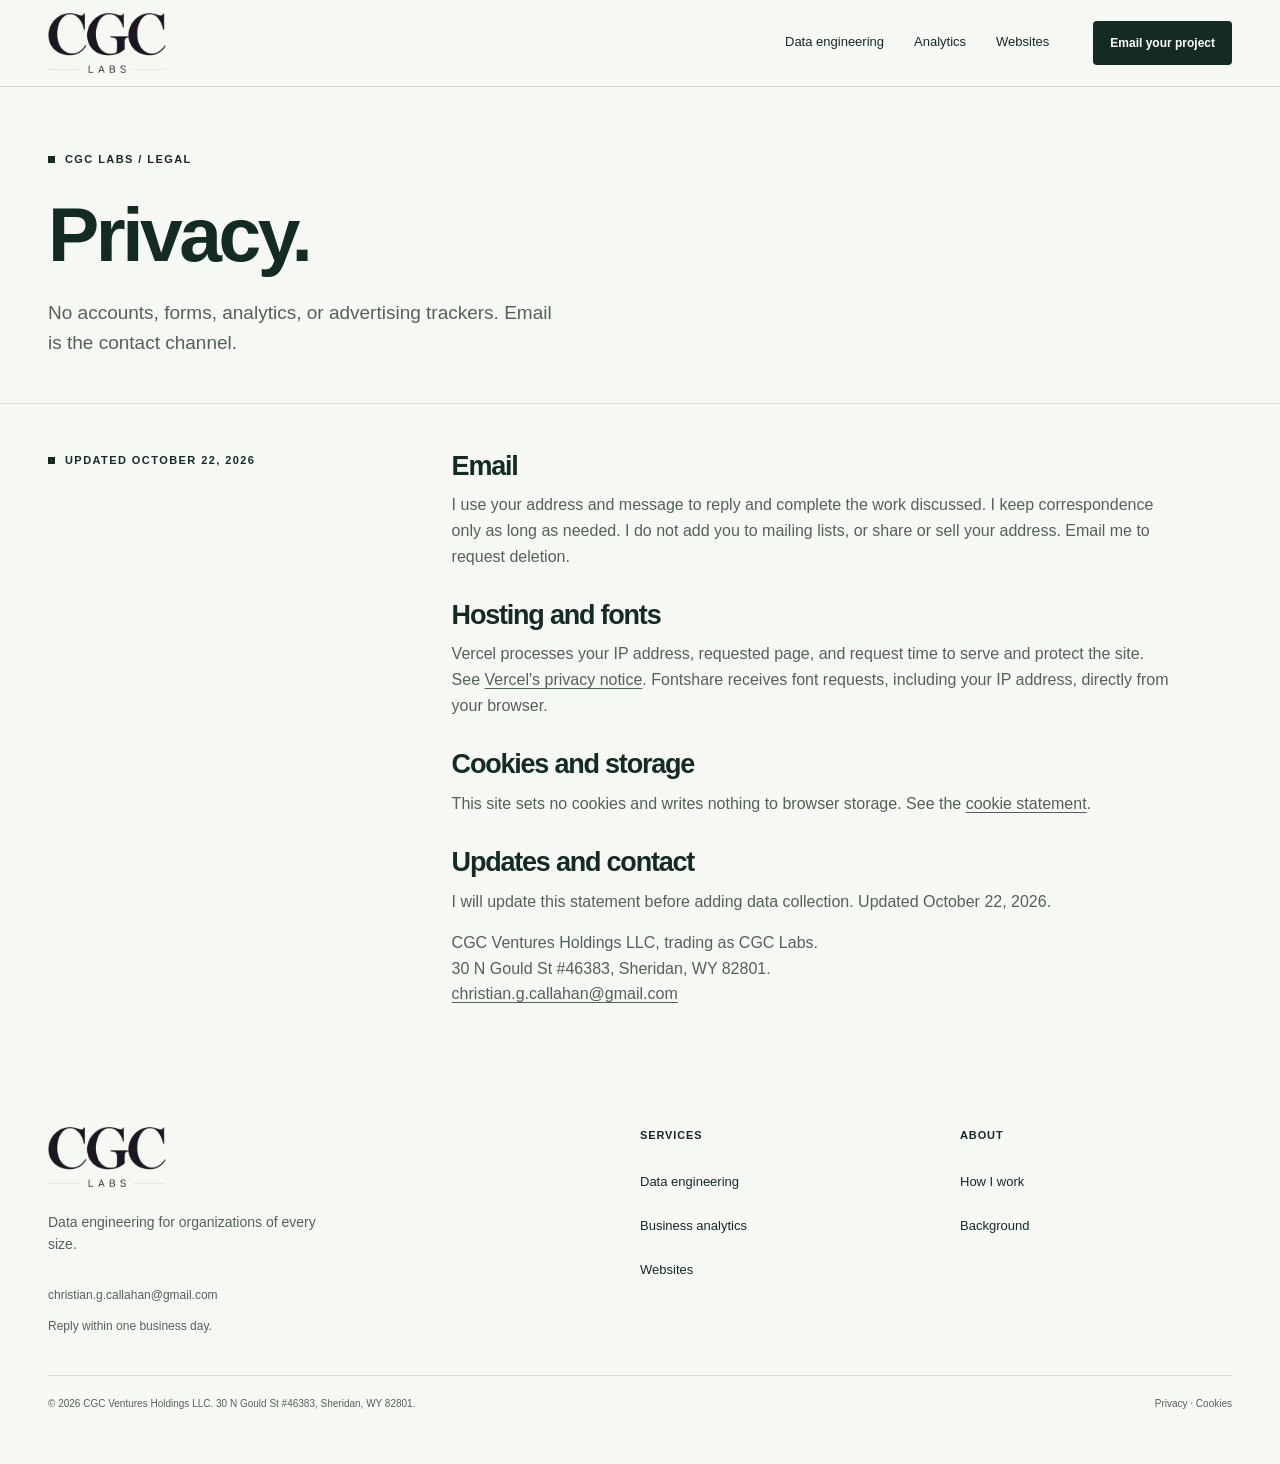
<file: privacy.html>
<!DOCTYPE html>
<html lang="en">
<head>
<meta charset="utf-8">
<meta name="viewport" content="width=device-width, initial-scale=1">
<title>Privacy | CGC Labs</title>
<meta name="description" content="How CGC Labs handles email, hosting requests, and fonts. No forms, advertising trackers, or visitor accounts.">
<link rel="canonical" href="https://cgclabs.org/privacy">
<meta property="og:title" content="Privacy | CGC Labs">
<meta property="og:description" content="How CGC Labs handles email, hosting requests, and fonts. No forms, advertising trackers, or visitor accounts.">
<meta property="og:type" content="website">
<meta property="og:url" content="https://cgclabs.org/privacy">
<link rel="icon" type="image/svg+xml" href="assets/favicon.svg?v=20261022-2">
<link rel="preconnect" href="https://api.fontshare.com">
<link rel="preconnect" href="https://cdn.fontshare.com" crossorigin>
<link rel="stylesheet" href="https://api.fontshare.com/v2/css?f[]=cabinet-grotesk@800&amp;display=swap">
<link rel="stylesheet" href="https://api.fontshare.com/v2/css?f[]=general-sans@400,500,600&amp;display=swap">
<link rel="stylesheet" href="assets/style.css?v=20261025-1">
<meta name="robots" content="index, follow, max-image-preview:large">
<meta property="og:site_name" content="CGC Labs">
<script type="application/ld+json">
{
  "@context": "https://schema.org",
  "@graph": [
    {
      "@type": "Organization",
      "@id": "https://cgclabs.org/#organization",
      "name": "CGC Labs",
      "legalName": "CGC Ventures Holdings LLC",
      "url": "https://cgclabs.org/",
      "email": "christian.g.callahan@gmail.com",
      "logo": {
        "@type": "ImageObject",
        "url": "https://cgclabs.org/assets/logo.png",
        "width": 314,
        "height": 160
      }
    },
    {
      "@type": "WebSite",
      "@id": "https://cgclabs.org/#website",
      "name": "CGC Labs",
      "url": "https://cgclabs.org/",
      "publisher": {
        "@id": "https://cgclabs.org/#organization"
      },
      "inLanguage": "en-US"
    },
    {
      "@type": "WebPage",
      "@id": "https://cgclabs.org/privacy#webpage",
      "name": "Privacy | CGC Labs",
      "url": "https://cgclabs.org/privacy",
      "description": "How CGC Labs handles email, hosting requests, and fonts. No forms, advertising trackers, or visitor accounts.",
      "isPartOf": {
        "@id": "https://cgclabs.org/#website"
      },
      "publisher": {
        "@id": "https://cgclabs.org/#organization"
      },
      "inLanguage": "en-US",
      "breadcrumb": {
        "@id": "https://cgclabs.org/privacy#breadcrumb"
      }
    },
    {
      "@type": "BreadcrumbList",
      "@id": "https://cgclabs.org/privacy#breadcrumb",
      "itemListElement": [
        {
          "@type": "ListItem",
          "position": 1,
          "name": "CGC Labs",
          "item": "https://cgclabs.org/"
        },
        {
          "@type": "ListItem",
          "position": 2,
          "name": "Privacy",
          "item": "https://cgclabs.org/privacy"
        }
      ]
    }
  ]
}
</script>
</head>
<body>
<a class="skip-link" href="#main">Skip to content</a>

<header class="nav">
  <div class="container nav-inner">
    <a class="logo" href="/" aria-label="CGC Labs, home"><img src="assets/logo.png" width="314" height="160" alt="CGC Labs"></a>
    <ul class="nav-links">
      <li><a href="/data-engineering">Data engineering</a></li>
      <li><a href="/analytics">Analytics</a></li>
      <li><a href="/website">Websites</a></li>
    </ul>
    <a class="btn btn-primary nav-cta" href="mailto:christian.g.callahan@gmail.com?subject=Data%20engineering%20inquiry&amp;body=Sources%3A%0D%0A%0D%0AGoal%3A%0D%0A%0D%0ATimeline%3A%0D%0A">Email your project</a>
    <button class="hamburger" aria-expanded="false" aria-controls="drawer" aria-label="Open menu">
      <span></span><span></span>
    </button>
  </div>
</header>

<div class="scrim"></div>
<aside class="drawer" id="drawer" role="dialog" aria-label="Menu" inert aria-hidden="true">
  <div class="drawer-head">
    <a class="logo" href="/"><img src="assets/logo.png" width="314" height="160" alt="CGC Labs"></a>
    <button class="drawer-close" aria-label="Close menu">&times;</button>
  </div>
  <ul class="drawer-links">
    <li><a href="/data-engineering">Data engineering</a></li>
    <li><a href="/analytics">Analytics</a></li>
    <li><a href="/website">Websites</a></li>
  </ul>
  <div class="drawer-cta">
    <a class="btn btn-primary" href="mailto:christian.g.callahan@gmail.com?subject=Data%20engineering%20inquiry&amp;body=Sources%3A%0D%0A%0D%0AGoal%3A%0D%0A%0D%0ATimeline%3A%0D%0A">Email your project</a>
  <p class="drawer-note">Independent data engineering.<br>For organizations of every size.</p>
</div>
</aside>

<main id="main">
  <section class="legal-hero"><div class="container"><span class="eyebrow">CGC Labs / Legal</span><h1>Privacy.</h1><p class="lead">No accounts, forms, analytics, or advertising trackers. Email is the contact channel.</p></div></section>
  <section class="legal-section"><div class="container legal-layout"><span class="eyebrow">Updated October 22, 2026</span><div class="legal-copy"><h2 class="h3">Email</h2>
      <p>I use your address and message to reply and complete the work discussed. I keep correspondence only as long as needed. I do not add you to mailing lists, or share or sell your address. Email me to request deletion.</p>

      <h2 class="h3">Hosting and fonts</h2>
      <p>Vercel processes your IP address, requested page, and request time to serve and protect the site. See <a href="https://vercel.com/legal/privacy-policy">Vercel's privacy notice</a>. Fontshare receives font requests, including your IP address, directly from your browser.</p>

      <h2 class="h3">Cookies and storage</h2>
      <p>This site sets no cookies and writes nothing to browser storage. See the <a href="/cookies">cookie statement</a>.</p>

      <h2 class="h3">Updates and contact</h2>
      <p>I will update this statement before adding data collection. Updated October 22, 2026.</p>
      <p>CGC Ventures Holdings LLC, trading as CGC Labs.<br>30 N Gould St #46383, Sheridan, WY 82801.<br><a href="mailto:christian.g.callahan@gmail.com">christian.g.callahan@gmail.com</a></p>
    </div></div></section>
</main>

<footer class="footer">
  <div class="container">
    <div class="footer-grid">
      <div>
        <a class="logo" href="/" aria-label="CGC Labs, home"><img src="assets/logo.png" width="314" height="160" alt="CGC Labs"></a>
        <p class="footer-tag">Data engineering for organizations of every size.</p>
        <p class="footer-contact"><a href="mailto:christian.g.callahan@gmail.com">christian.g.callahan@gmail.com</a><br>Reply within one business day.</p>
      </div>
      <nav aria-label="Services">
        <h6 class="h6">Services</h6>
        <ul class="footer-links">
          <li><a href="/data-engineering">Data engineering</a></li>
          <li><a href="/analytics">Business analytics</a></li>
          <li><a href="/website">Websites</a></li>
        </ul>
      </nav>
      <nav aria-label="About">
        <h6 class="h6">About</h6>
        <ul class="footer-links">
          <li><a href="/#method">How I work</a></li>
          <li><a href="/#operator">Background</a></li>
        </ul>
      </nav>
    </div>
    <div class="footer-fine">
      <span>&copy; <span data-year>2026</span> CGC Ventures Holdings LLC. 30 N Gould St #46383, Sheridan, WY 82801.</span>
      <span><a href="/privacy">Privacy</a> &middot; <a href="/cookies">Cookies</a></span>
    </div>
  </div>
</footer>

<script src="assets/site.js?v=20261022-1"></script>
</body>
</html>
</file>
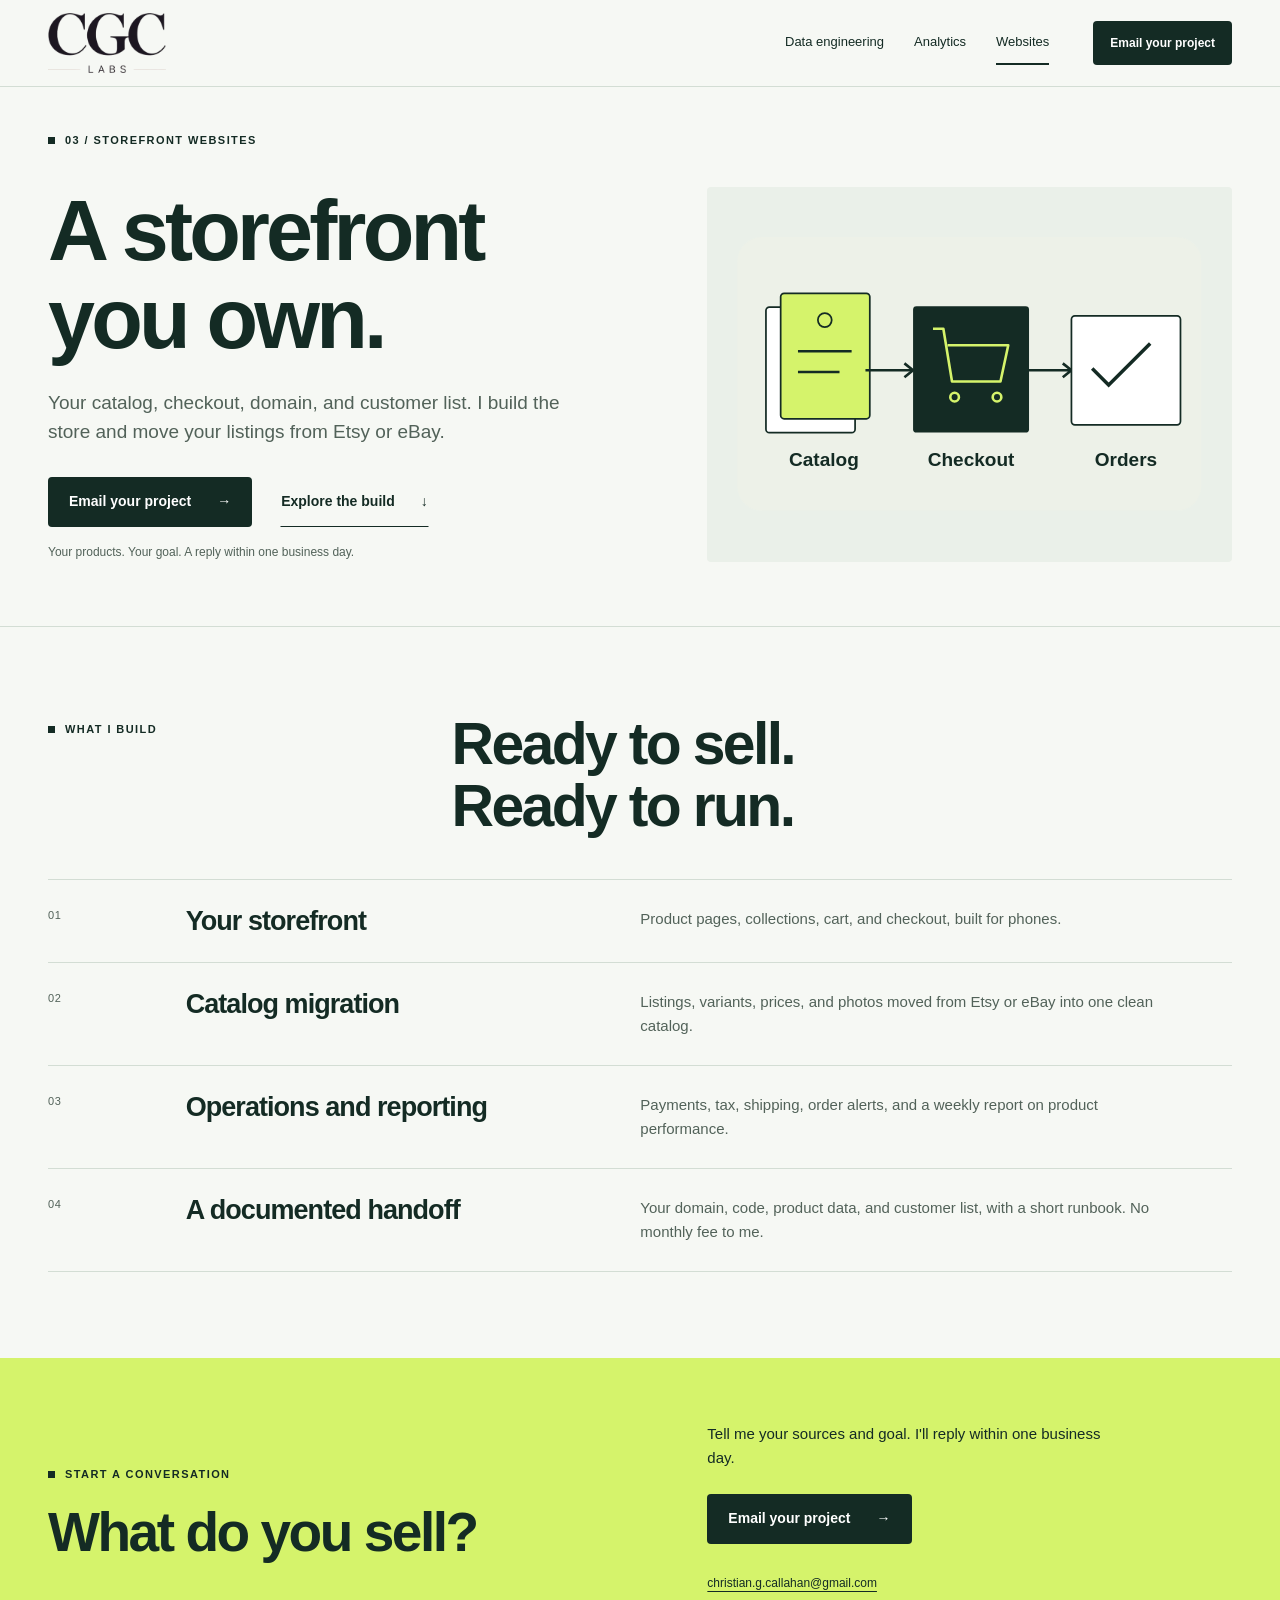
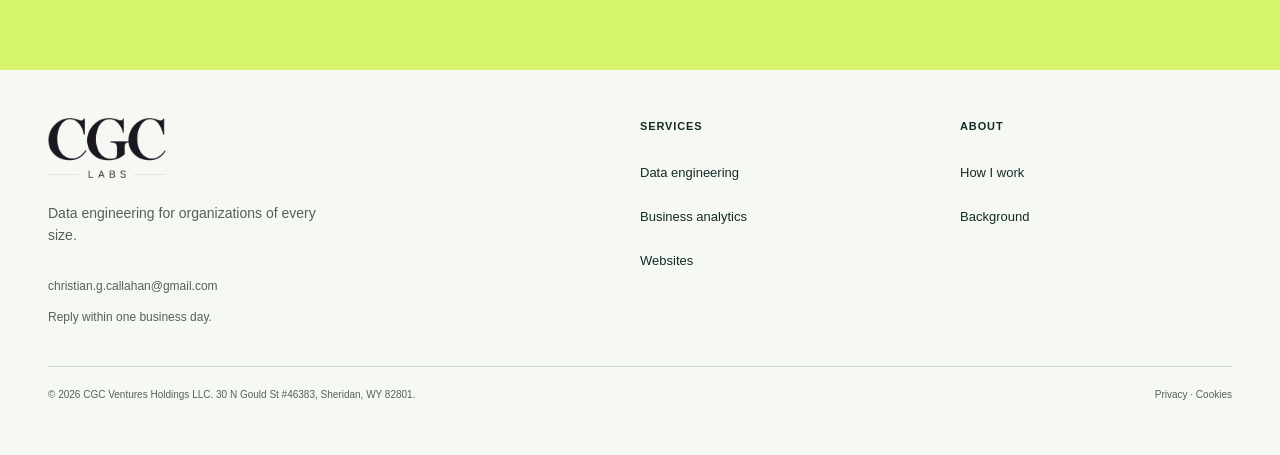
<file: website.html>
<!DOCTYPE html>
<html lang="en">
<head>
<meta charset="utf-8">
<meta name="viewport" content="width=device-width, initial-scale=1">
<title>Retail Websites &amp; Etsy and eBay Migration | CGC Labs</title>
<meta name="description" content="Storefront websites for independent retailers. Move your catalog from Etsy and eBay, set up checkout, and keep your domain, code, and customer list.">
<link rel="canonical" href="https://cgclabs.org/website">
<meta property="og:title" content="Retail Websites &amp; Etsy and eBay Migration | CGC Labs">
<meta property="og:description" content="Storefront websites for independent retailers. Move your catalog from Etsy and eBay, set up checkout, and keep your domain, code, and customer list.">
<meta property="og:type" content="website">
<meta property="og:url" content="https://cgclabs.org/website">
<link rel="icon" type="image/svg+xml" href="assets/favicon.svg?v=20261022-2">
<link rel="preconnect" href="https://api.fontshare.com">
<link rel="preconnect" href="https://cdn.fontshare.com" crossorigin>
<link rel="stylesheet" href="https://api.fontshare.com/v2/css?f[]=cabinet-grotesk@800&amp;display=swap">
<link rel="stylesheet" href="https://api.fontshare.com/v2/css?f[]=general-sans@400,500,600&amp;display=swap">
<link rel="stylesheet" href="assets/style.css?v=20261025-1">
<meta name="robots" content="index, follow, max-image-preview:large">
<meta property="og:site_name" content="CGC Labs">
<script type="application/ld+json">
{
  "@context": "https://schema.org",
  "@graph": [
    {
      "@type": "Organization",
      "@id": "https://cgclabs.org/#organization",
      "name": "CGC Labs",
      "legalName": "CGC Ventures Holdings LLC",
      "url": "https://cgclabs.org/",
      "email": "christian.g.callahan@gmail.com",
      "logo": {
        "@type": "ImageObject",
        "url": "https://cgclabs.org/assets/logo.png",
        "width": 314,
        "height": 160
      }
    },
    {
      "@type": "WebSite",
      "@id": "https://cgclabs.org/#website",
      "name": "CGC Labs",
      "url": "https://cgclabs.org/",
      "publisher": {
        "@id": "https://cgclabs.org/#organization"
      },
      "inLanguage": "en-US"
    },
    {
      "@type": "WebPage",
      "@id": "https://cgclabs.org/website#webpage",
      "name": "Retail Websites & Etsy and eBay Migration | CGC Labs",
      "url": "https://cgclabs.org/website",
      "description": "Storefront websites for independent retailers. Move your catalog from Etsy and eBay, set up checkout, and keep your domain, code, and customer list.",
      "isPartOf": {
        "@id": "https://cgclabs.org/#website"
      },
      "publisher": {
        "@id": "https://cgclabs.org/#organization"
      },
      "inLanguage": "en-US",
      "mainEntity": {
        "@id": "https://cgclabs.org/website#service"
      },
      "breadcrumb": {
        "@id": "https://cgclabs.org/website#breadcrumb"
      }
    },
    {
      "@type": "Service",
      "@id": "https://cgclabs.org/website#service",
      "name": "Storefront website development",
      "serviceType": "Storefront website development",
      "url": "https://cgclabs.org/website",
      "provider": {
        "@id": "https://cgclabs.org/#organization"
      },
      "areaServed": {
        "@type": "Country",
        "name": "United States"
      }
    },
    {
      "@type": "BreadcrumbList",
      "@id": "https://cgclabs.org/website#breadcrumb",
      "itemListElement": [
        {
          "@type": "ListItem",
          "position": 1,
          "name": "CGC Labs",
          "item": "https://cgclabs.org/"
        },
        {
          "@type": "ListItem",
          "position": 2,
          "name": "Storefront websites",
          "item": "https://cgclabs.org/website"
        }
      ]
    }
  ]
}
</script>
</head>
<body>
<a class="skip-link" href="#main">Skip to content</a>

<header class="nav">
  <div class="container nav-inner">
    <a class="logo" href="/" aria-label="CGC Labs, home"><img src="assets/logo.png" width="314" height="160" alt="CGC Labs"></a>
    <ul class="nav-links">
      <li><a href="/data-engineering">Data engineering</a></li>
      <li><a href="/analytics">Analytics</a></li>
      <li><a href="/website" aria-current="page">Websites</a></li>
    </ul>
    <a class="btn btn-primary nav-cta" href="mailto:christian.g.callahan@gmail.com?subject=Storefront%20inquiry&amp;body=Sources%3A%0D%0A%0D%0AGoal%3A%0D%0A%0D%0ATimeline%3A%0D%0A">Email your project</a>
    <button class="hamburger" aria-expanded="false" aria-controls="drawer" aria-label="Open menu">
      <span></span><span></span>
    </button>
  </div>
</header>

<div class="scrim"></div>
<aside class="drawer" id="drawer" role="dialog" aria-label="Menu" inert aria-hidden="true">
  <div class="drawer-head">
    <a class="logo" href="/"><img src="assets/logo.png" width="314" height="160" alt="CGC Labs"></a>
    <button class="drawer-close" aria-label="Close menu">&times;</button>
  </div>
  <ul class="drawer-links">
    <li><a href="/data-engineering">Data engineering</a></li>
    <li><a href="/analytics">Analytics</a></li>
    <li><a href="/website" aria-current="page">Websites</a></li>
  </ul>
  <div class="drawer-cta">
    <a class="btn btn-primary" href="mailto:christian.g.callahan@gmail.com?subject=Storefront%20inquiry&amp;body=Sources%3A%0D%0A%0D%0AGoal%3A%0D%0A%0D%0ATimeline%3A%0D%0A">Email your project</a>
  <p class="drawer-note">Independent data engineering.<br>For organizations of every size.</p>
</div>
</aside>

<main id="main">
  <section class="service-hero">
    <div class="container">
      <div class="service-top"><span class="eyebrow">03 / Storefront websites</span></div>
      <div class="service-hero-grid">
        <div>
          <h1>A storefront<br>you own.</h1>
          <p class="lead">Your catalog, checkout, domain, and customer list. I build the store and move your listings from Etsy or eBay.</p>
          <div class="hero-actions">
            <a class="btn btn-primary" href="mailto:christian.g.callahan@gmail.com?subject=Storefront%20inquiry&amp;body=Sources%3A%0D%0A%0D%0AGoal%3A%0D%0A%0D%0ATimeline%3A%0D%0A">Email your project <span aria-hidden="true">&rarr;</span></a>
            <a class="btn btn-text" href="#build">Explore the build <span aria-hidden="true">&darr;</span></a>
          </div>
          <p class="reply-note">Your products. Your goal. A reply within one business day.</p>
        </div>
        <div class="service-art">
          <svg xmlns="http://www.w3.org/2000/svg" viewBox="0 0 560 360" role="img" aria-labelledby="store-title store-desc">
            <title id="store-title">A catalog becomes your own storefront</title>
            <desc id="store-desc">Product listings move into a storefront with a checkout and order operations, while ownership stays with the retailer.</desc>
            <rect x="12" y="22" width="536" height="316" rx="28" fill="#EDF1E8"/>
            <rect x="45" y="103" width="103" height="145" rx="4" fill="#FFFFFF" stroke="#142b24" stroke-width="2"/>
            <rect x="62" y="87" width="103" height="145" rx="4" fill="#d5f36b" stroke="#142b24" stroke-width="2"/>
            <circle cx="113" cy="118" r="8" fill="none" stroke="#142b24" stroke-width="2"/>
            <path d="M82 154h62m-62 24h48m30-2h55" fill="none" stroke="#142b24" stroke-width="3"/>
            <path d="m205 168 10 8-10 8" fill="none" stroke="#142b24" stroke-width="3"/>
            <rect x="215" y="102" width="134" height="146" rx="4" fill="#142b24"/>
            <path d="M238 128h12l10 61h56l9-42h-70m8 55a5 5 0 1 0 0 10 5 5 0 0 0 0-10m49 0a5 5 0 1 0 0 10 5 5 0 0 0 0-10" fill="none" stroke="#d5f36b" stroke-width="3" stroke-linejoin="round"/>
            <path d="M349 176h49m-10-8 10 8-10 8" fill="none" stroke="#142b24" stroke-width="3"/>
            <rect x="398" y="113" width="126" height="126" rx="4" fill="#FFFFFF" stroke="#142b24" stroke-width="2"/>
            <path d="m422 174 19 19 48-48" fill="none" stroke="#142b24" stroke-width="4"/>
            <text x="112" y="287" text-anchor="middle" fill="#142b24" font-size="22" font-weight="600">Catalog</text>
            <text x="282" y="287" text-anchor="middle" fill="#142b24" font-size="22" font-weight="600">Checkout</text>
            <text x="461" y="287" text-anchor="middle" fill="#142b24" font-size="22" font-weight="600">Orders</text>
          </svg>
        </div>
      </div>
    </div>
  </section>

  <section class="section" id="build">
    <div class="container">
      <div class="section-intro"><span class="eyebrow">What I build</span><h2>Ready to sell.<br>Ready to run.</h2></div>
      <div class="deliverable-list">
        <article class="deliverable"><span class="item-number">01</span><h3>Your storefront</h3><p>Product pages, collections, cart, and checkout, built for phones.</p></article>
        <article class="deliverable"><span class="item-number">02</span><h3>Catalog migration</h3><p>Listings, variants, prices, and photos moved from Etsy or eBay into one clean catalog.</p></article>
        <article class="deliverable"><span class="item-number">03</span><h3>Operations and reporting</h3><p>Payments, tax, shipping, order alerts, and a weekly report on product performance.</p></article>
        <article class="deliverable" id="own"><span class="item-number">04</span><h3>A documented handoff</h3><p>Your domain, code, product data, and customer list, with a short runbook. No monthly fee to me.</p></article>
      </div>
    </div>
  </section>

  <section class="cta-panel">
    <div class="container">
      <div class="cta-grid">
        <div>
          <span class="eyebrow">Start a conversation</span>
          <h2>What do you sell?</h2>
        </div>
        <div>
          <p>Tell me your sources and goal. I'll reply within one business day.</p>
          <a class="btn btn-primary" href="mailto:christian.g.callahan@gmail.com?subject=Storefront%20inquiry&amp;body=Sources%3A%0D%0A%0D%0AGoal%3A%0D%0A%0D%0ATimeline%3A%0D%0A">Email your project <span aria-hidden="true">&rarr;</span></a>
          <p class="cta-contact"><a href="mailto:christian.g.callahan@gmail.com">christian.g.callahan@gmail.com</a></p>
        </div>
      </div>
    </div>
  </section>
</main>

<footer class="footer">
  <div class="container">
    <div class="footer-grid">
      <div>
        <a class="logo" href="/" aria-label="CGC Labs, home"><img src="assets/logo.png" width="314" height="160" alt="CGC Labs"></a>
        <p class="footer-tag">Data engineering for organizations of every size.</p>
        <p class="footer-contact"><a href="mailto:christian.g.callahan@gmail.com">christian.g.callahan@gmail.com</a><br>Reply within one business day.</p>
      </div>
      <nav aria-label="Services">
        <h6 class="h6">Services</h6>
        <ul class="footer-links">
          <li><a href="/data-engineering">Data engineering</a></li>
          <li><a href="/analytics">Business analytics</a></li>
          <li><a href="/website">Websites</a></li>
        </ul>
      </nav>
      <nav aria-label="About">
        <h6 class="h6">About</h6>
        <ul class="footer-links">
          <li><a href="/#method">How I work</a></li>
          <li><a href="/#operator">Background</a></li>
        </ul>
      </nav>
    </div>
    <div class="footer-fine">
      <span>&copy; <span data-year>2026</span> CGC Ventures Holdings LLC. 30 N Gould St #46383, Sheridan, WY 82801.</span>
      <span><a href="/privacy">Privacy</a> &middot; <a href="/cookies">Cookies</a></span>
    </div>
  </div>
</footer>

<script src="assets/site.js?v=20261022-1"></script>
</body>
</html>
</file>
<file: assets/style.css>
/* CGC Labs: engineering studio. Tokens and rationale: DESIGN.md. */
:root {
  --canvas:#f6f8f4;
  --white:#fff;
  --soft:#eaf0e9;
  --ink:#142b24;
  --muted:#526259;
  --line:#d3ddd4;
  --accent:#d5f36b;
  --display:'Cabinet Grotesk',Arial,sans-serif;
  --body:'General Sans',Arial,sans-serif;
}
*,*::before,*::after {
  box-sizing:border-box;
}
html {
  scroll-behavior:smooth;
  scroll-padding-top:100px;
}
body {
  margin:0;
  background:var(--canvas);
  color:var(--ink);
  font-family:var(--body);
  font-size:16px;
  line-height:1.6;
  -webkit-font-smoothing:antialiased;
}
a {
  color:inherit;
  text-decoration:none;
}
button {
  font:inherit;
}
img,svg {
  max-width:100%;
  vertical-align:middle;
}
button,a {
  -webkit-tap-highlight-color:transparent;
}
button {
  cursor:pointer;
}
p,h1,h2,h3,h4,h5,h6,figure {
  margin:0;
}
ul {
  padding:0;
  margin:0;
  list-style:none;
}
p+p {
  margin-top:16px;
}
h1,h2,h3,h4,.h1,.h2,.h3,.h4 {
  font-family:var(--display);
  font-weight:800;
  line-height:1.05;
  letter-spacing:-.045em;
}
h1 {
  font-size:clamp(56px,7vw,100px);
}
h2 {
  font-size:clamp(36px,4.6vw,64px);
}
h3 {
  font-size:30px;
}
h4,.h4 {
  font-size:24px;
}
.h3 {
  font-size:30px;
}
.container {
  width:min(1280px,calc(100% - 96px));
  margin-inline:auto;
}
.eyebrow {
  display:block;
  font-size:11px;
  font-weight:600;
  letter-spacing:.13em;
  text-transform:uppercase;
  line-height:1.5;
}
.eyebrow::before {
  content:'';
  display:inline-block;
  width:7px;
  height:7px;
  background:currentColor;
  margin-right:10px;
}
.lead {
  font-size:19px;
  line-height:1.55;
  color:var(--muted);
  max-width:515px;
}
.btn {
  display:inline-flex;
  align-items:center;
  justify-content:center;
  gap:26px;
  min-height:50px;
  padding:12px 20px;
  font-size:14px;
  font-weight:600;
  line-height:1.4;
  border:1px solid transparent;
  border-radius:4px;
  transition:background .18s ease,color .18s ease,transform .18s ease;
}
.btn-primary {
  background:var(--ink);
  color:var(--white);
}
.btn-primary:hover {
  background:#2e4a3f;
}
.btn-accent {
  background:var(--accent);
  color:var(--ink);
}
.btn-accent:hover {
  background:#e2fc96;
}
.btn-text {
  padding-inline:0;
  border-radius:0;
  border-bottom:1px solid var(--ink);
}
.btn-text:hover {
  color:#496824;
}
.arr {
  font-size:20px;
  line-height:1;
}
.btn:hover .arr {
  transform:translateX(3px);
}
.arr {
  transition:transform .18s ease;
}
.hero-actions {
  display:flex;
  align-items:center;
  gap:28px;
  flex-wrap:wrap;
  margin-top:30px;
}
.reply-note {
  margin-top:16px;
  font-size:12px;
  color:var(--muted);
}
:focus-visible {
  outline:3px solid #637d18;
  outline-offset:5px;
}
.skip-link {
  position:fixed;
  top:8px;
  left:16px;
  padding:12px 20px;
  background:var(--accent);
  z-index:100;
  transform:translateY(-160%);
}
.skip-link:focus {
  transform:translateY(0);
}
::selection {
  background:var(--accent);
  color:var(--ink);
}
/* Shared navigation. Closed drawer stays focusable immediately on opening. */
.nav {
  position:sticky;
  top:0;
  z-index:30;
  background:var(--canvas);
  border-bottom:1px solid var(--line);
  transition:box-shadow .2s;
}
.nav.scrolled {
  box-shadow:0 4px 18px #142b2408;
}
.nav-inner {
  height:86px;
  display:flex;
  align-items:center;
  justify-content:space-between;
  gap:30px;
}
.logo {
  display:inline-flex;
  align-items:center;
  min-height:44px;
  flex-shrink:0;
  line-height:1;
}
.logo img {
  display:block;
  width:118px;
  height:auto;
}
.nav-links {
  display:flex;
  align-items:center;
  gap:30px;
  margin-left:auto;
}
.nav-links a {
  display:flex;
  align-items:center;
  min-height:44px;
  font-size:13px;
  font-weight:500;
  border-bottom:2px solid transparent;
}
.nav-links a:hover,.nav-links a[aria-current] {
  border-color:var(--ink);
}
.nav-cta {
  min-height:44px;
  padding:10px 16px;
  font-size:12px;
  margin-left:14px;
}
.hamburger {
  display:none;
  width:44px;
  height:44px;
  background:none;
  border:1px solid var(--line);
  border-radius:4px;
  padding:12px;
}
.hamburger span {
  display:block;
  height:1px;
  background:var(--ink);
  margin:4px 0;
}
.scrim {
  position:fixed;
  inset:0;
  z-index:39;
  pointer-events:none;
  background:#142b2466;
  opacity:0;
  transition:opacity .24s;
}
.scrim.open {
  opacity:1;
  pointer-events:auto;
}
.drawer {
  position:fixed;
  right:0;
  top:0;
  bottom:0;
  width:min(420px,100%);
  padding:24px;
  z-index:40;
  overflow-y:auto;
  background:var(--canvas);
  transform:translateX(105%);
  transition:transform .24s ease;
}
.drawer.open {
  transform:translateX(0);
}
.drawer-head {
  display:flex;
  justify-content:space-between;
  align-items:center;
}
.drawer-close {
  border:1px solid var(--line);
  background:none;
  width:44px;
  height:44px;
  font-size:26px;
  line-height:1;
}
.drawer-links {
  margin-top:54px;
}
.drawer-links a {
  display:block;
  padding:18px 0;
  border-bottom:1px solid var(--line);
  font-family:var(--display);
  font-size:32px;
  line-height:1.2;
  font-weight:800;
  letter-spacing:-.03em;
}
.drawer-links a[aria-current] {
  color:#4c681c;
}
.drawer-cta {
  margin-top:36px;
}
.drawer-note {
  margin-top:20px;
  font-size:13px;
  color:var(--muted);
}
/* Home: a routing diagram is the signature visual, not decoration over copy. */
.home-hero {
  padding:62px 0 42px;
}
.hero-topline {
  display:flex;
  justify-content:space-between;
  align-items:center;
  margin-bottom:38px;
}
.studio-note {
  font-size:11px;
  color:var(--muted);
}
.home-hero-grid {
  display:grid;
  grid-template-columns:1.12fr 1fr;
  gap:36px;
  align-items:center;
}
.home-hero h1 {
  font-size:clamp(64px,7.6vw,108px);
  line-height:.96;
  letter-spacing:-.058em;
  max-width:640px;
}
.accent-word {
  position:relative;
  display:inline-block;
  isolation:isolate;
}
.accent-word::after {
  content:'';
  position:absolute;
  z-index:-1;
  height:.2em;
  bottom:.04em;
  left:0;
  right:0;
  background:var(--accent);
}
.hero-copy .lead {
  margin-top:28px;
  max-width:440px;
}
.route-board {
  --board-space:24px;
  position:relative;
  background:var(--soft);
  min-height:438px;
  padding:var(--board-space);
  gap:var(--board-space);
  display:flex;
  flex-direction:column;
  justify-content:space-between;
  overflow:hidden;
  border-radius:4px;
}
.board-label {
  display:flex;
  justify-content:space-between;
  align-items:start;
  gap:16px;
  font-size:10px;
  font-weight:600;
  letter-spacing:.08em;
  text-transform:uppercase;
}
.board-label span:last-child {
  color:var(--muted);
  flex-shrink:0;
}
.route-board svg {
  width:100%;
  height:auto;
  overflow:visible;
}
.route-mobile {
  display:none;
}
.route-svg .svg-invert {
  fill:var(--white);
}
.board-foot {
  display:flex;
  justify-content:space-between;
  gap:16px;
  font-size:10px;
  color:var(--muted);
  padding-top:8px;
  border-top:1px solid #c6d3c8;
}
.route-svg text {
  font-family:var(--body);
  font-size:12px;
  fill:var(--ink);
}
.route-svg .svg-small {
  font-size:9px;
  letter-spacing:.08em;
  text-transform:uppercase;
  fill:var(--muted);
}
.route-desktop .svg-small {
  font-size:11px;
  letter-spacing:.04em;
}
.route-svg .svg-heading {
  font-family:var(--display);
  font-size:22px;
  font-weight:800;
  letter-spacing:-.04em;
}
.route-flow {
  stroke-dasharray:7 200;
  animation:route-travel 8s linear infinite;
}
@keyframes route-travel {
  to {
    stroke-dashoffset:-414;
  }
}
.proof-strip {
  display:grid;
  grid-template-columns:1.1fr 1fr 1fr;
  gap:32px;
  align-items:center;
  margin-top:52px;
  padding-top:26px;
  border-top:1px solid var(--line);
}
.proof-intro {
  font-size:12px;
  color:var(--muted);
  max-width:190px;
}
.proof-item {
  display:flex;
  gap:18px;
  align-items:center;
}
.proof-value {
  font-family:var(--display);
  font-weight:800;
  font-size:44px;
  letter-spacing:-.06em;
  line-height:1;
  white-space:nowrap;
}
.proof-value small {
  font-size:19px;
  margin-left:4px;
}
.proof-item p {
  font-size:12px;
  line-height:1.5;
  max-width:155px;
  color:var(--muted);
}
.section {
  padding:86px 0;
  border-top:1px solid var(--line);
}
.section-intro {
  display:grid;
  grid-template-columns:1fr 2.1fr;
  gap:32px;
  align-items:start;
  margin-bottom:42px;
}
.section-intro>.eyebrow {
  padding-top:8px;
}
.section-intro h2 {
  max-width:700px;
}
.section-intro>p {
  grid-column:2;
  max-width:640px;
  color:var(--muted);
}
.service-directory {
  display:grid;
  grid-template-columns:1.3fr 1fr;
  gap:32px;
}
.feature-service {
  background:var(--ink);
  color:var(--white);
  padding:36px;
  position:relative;
  display:flex;
  flex-direction:column;
  align-items:flex-start;
  min-height:300px;
  border-radius:4px;
}
.feature-service h3 {
  font-size:44px;
  line-height:1;
  max-width:350px;
  margin-top:28px;
}
.feature-service>p {
  color:#c5d1c7;
  max-width:355px;
  font-size:15px;
  margin-top:20px;
}
.service-link {
  display:flex;
  align-items:center;
  justify-content:space-between;
  width:100%;
  gap:18px;
  margin-top:32px;
  padding-top:18px;
  border-top:1px solid #496055;
  font-size:13px;
}
.service-link .arr {
  width:38px;
  height:38px;
  display:grid;
  place-items:center;
  background:var(--accent);
  color:var(--ink);
  border-radius:50%;
}
.service-secondary {
  display:flex;
  flex-direction:column;
}
.secondary-service {
  display:grid;
  grid-template-columns:36px 1fr 30px;
  gap:16px;
  align-content:center;
  flex:1;
  padding:24px 0;
  border-top:1px solid var(--line);
}
.secondary-service:last-child {
  border-bottom:1px solid var(--line);
}
.secondary-service .item-number {
  grid-row:1/3;
}
.secondary-service h3 {
  font-size:29px;
  letter-spacing:-.04em;
}
.secondary-service p {
  grid-column:2;
  font-size:14px;
  color:var(--muted);
  max-width:330px;
}
.secondary-service>.arr {
  grid-column:3;
  grid-row:1;
}
.secondary-service:hover h3 {
  text-decoration:underline;
  text-decoration-thickness:1px;
  text-underline-offset:5px;
}
.item-number {
  font-size:11px;
  letter-spacing:.05em;
  color:var(--muted);
  line-height:1.6;
}
.method-section {
  background:var(--soft);
}
.step-grid {
  display:grid;
  grid-template-columns:repeat(3,1fr);
  gap:38px;
}
.step {
  padding-top:20px;
  border-top:1px solid #bccbbf;
}
.step h3 {
  font-size:30px;
  margin:26px 0 12px;
}
.step p {
  max-width:300px;
  color:var(--muted);
  font-size:15px;
}
.operator {
  display:grid;
  grid-template-columns:1fr 2.1fr;
  gap:32px;
  border-top:1px solid #bccbbf;
  margin-top:44px;
  padding-top:28px;
}
.operator-copy {
  display:flex;
  align-items:flex-start;
  justify-content:space-between;
  gap:32px;
}
.operator h3 {
  font-size:30px;
  max-width:310px;
}
.operator p {
  font-size:15px;
  max-width:320px;
  color:var(--muted);
}
/* Service pages: editorial rows and specific workflow drawings. */
.service-hero {
  padding:45px 0 64px;
}
.service-top {
  margin-bottom:38px;
}
.service-hero-grid {
  display:grid;
  grid-template-columns:1.15fr 1fr;
  gap:56px;
  align-items:center;
}
.service-hero h1 {
  font-size:clamp(56px,6.6vw,90px);
}
.service-hero .lead {
  margin-top:24px;
}
.service-art {
  background:var(--soft);
  padding:20px;
  border-radius:4px;
  align-self:stretch;
  display:flex;
  align-items:center;
  min-height:330px;
}
.service-art svg {
  width:100%;
  height:auto;
  font-family:var(--body);
}
.deliverable-list {
  border-top:1px solid var(--line);
}
.deliverable {
  display:grid;
  grid-template-columns:.25fr 1fr 1.4fr;
  gap:32px;
  border-bottom:1px solid var(--line);
  padding:27px 0;
  align-items:start;
}
.deliverable h3 {
  font-size:27px;
  letter-spacing:-.035em;
}
.deliverable p {
  color:var(--muted);
  font-size:15px;
  max-width:550px;
}
.deliverable p a,.split-note a,.legal-copy p a {
  text-decoration:underline;
  text-underline-offset:3px;
}
.split-note {
  display:grid;
  grid-template-columns:1fr 2.1fr;
  gap:32px;
  margin-top:32px;
}
.split-note h3 {
  font-size:25px;
}
.split-note p {
  font-size:15px;
  color:var(--muted);
  max-width:650px;
}
.evidence {
  background:var(--ink);
  color:var(--white);
  border-color:var(--ink);
}
.evidence .section-intro>p {
  color:#c5d1c7;
}
.evidence .eyebrow {
  color:var(--accent);
}
.stat-grid {
  display:grid;
  gap:32px;
}
.stat-grid--3 {
  grid-template-columns:repeat(3,1fr);
}
.stat-grid--4 {
  grid-template-columns:repeat(4,1fr);
}
.stat {
  border-top:1px solid #496055;
  padding-top:24px;
}
.metric {
  font-family:var(--display);
  font-size:clamp(44px,5.5vw,76px);
  font-weight:800;
  letter-spacing:-.055em;
  line-height:1.1;
  font-variant-numeric:tabular-nums;
}
.metric .unit,.metric small {
  font-size:.45em;
  margin-left:4px;
  letter-spacing:-.03em;
}
.stat-label {
  color:#c5d1c7;
  font-size:13px;
  line-height:1.5;
  margin-top:12px;
  max-width:230px;
}
.evidence .split-note {
  border-top:1px solid #496055;
  padding-top:28px;
  margin-top:36px;
}
.evidence .split-note p {
  color:#c5d1c7;
}
.price-grid {
  display:grid;
  grid-template-columns:1fr 1fr;
  gap:28px;
}
.price-card {
  border:1px solid var(--line);
  border-radius:4px;
  padding:32px;
  background:var(--white);
}
.price-card:nth-child(2) {
  background:var(--soft);
}
.price-card h3 {
  font-size:28px;
}
.price {
  font-family:var(--display);
  font-size:64px;
  font-weight:800;
  letter-spacing:-.06em;
  line-height:1.1;
  margin:25px 0 20px;
}
.price small,.price span {
  font-size:22px;
  letter-spacing:-.02em;
}
.price-card>p:not(.price) {
  font-size:15px;
  color:var(--muted);
}
.price-card .price-note {
  font-size:12px!important;
  padding-top:20px;
  border-top:1px solid var(--line);
  margin-top:24px;
}
.price-grid+.split-note {
  border-top:1px solid var(--line);
  padding-top:26px;
}
.cta-panel {
  background:var(--accent);
  padding:64px 0;
}
.cta-grid {
  display:grid;
  grid-template-columns:1.15fr 1fr;
  gap:56px;
  align-items:center;
}
.cta-panel h2 {
  font-size:clamp(38px,4.3vw,60px);
  max-width:620px;
  margin-top:22px;
}
.cta-panel p {
  font-size:15px;
  max-width:420px;
}
.cta-panel .btn {
  margin-top:24px;
}
.cta-contact {
  font-size:12px!important;
  margin-top:18px;
  overflow-wrap:anywhere;
}
.cta-contact a {
  display:inline-flex;
  align-items:center;
  min-height:44px;
  text-decoration:underline;
  text-underline-offset:4px;
}
.cta-panel :focus-visible {
  outline-color:var(--ink);
}
/* Legal and footer. */
.legal-hero {
  padding:64px 0 46px;
}
.legal-hero h1 {
  margin-top:26px;
  font-size:clamp(52px,6vw,80px);
}
.legal-hero .lead {
  margin-top:24px;
}
.legal-section {
  border-top:1px solid var(--line);
  padding:48px 0 72px;
}
.legal-layout {
  display:grid;
  grid-template-columns:1fr 2.1fr;
  gap:32px;
}
.legal-copy {
  max-width:720px;
}
.legal-copy h2 {
  font-size:27px;
  margin-top:32px;
  margin-bottom:12px;
}
.legal-copy h2:first-child {
  margin-top:0;
}
.legal-copy p {
  font-size:16px;
  color:var(--muted);
}
.footer {
  padding:48px 0 24px;
  background:var(--canvas);
}
.footer-grid {
  display:grid;
  grid-template-columns:2fr 1fr 1fr;
  gap:48px;
}
.footer .logo {
  font-size:30px;
}
.footer-tag {
  font-size:14px;
  max-width:300px;
  margin-top:16px;
  color:var(--muted);
}
.footer-contact {
  font-size:12px;
  margin-top:18px;
  color:var(--muted);
  overflow-wrap:anywhere;
}
.footer-contact a {
  display:inline-flex;
  align-items:center;
  min-height:44px;
}
.evidence :focus-visible {
  outline-color:var(--accent);
}
.footer h6 {
  font-size:11px;
  letter-spacing:.08em;
  text-transform:uppercase;
  margin-bottom:16px;
}
.footer-links a {
  font-size:13px;
  display:inline-flex;
  align-items:center;
  min-height:44px;
}
.footer a:hover {
  text-decoration:underline;
  text-underline-offset:4px;
}
.footer-fine {
  display:flex;
  justify-content:space-between;
  gap:24px;
  align-items:start;
  border-top:1px solid var(--line);
  padding-top:20px;
  margin-top:38px;
  font-size:10px;
  color:var(--muted);
}
.footer-fine>span:first-child {
  max-width:650px;
}
.footer-fine a {
  display:inline-block;
  min-height:44px;
  padding-top:0;
}
.footer-wordmark {
  font-family:var(--display);
  font-weight:800;
  font-size:clamp(70px,17vw,240px);
  letter-spacing:-.07em;
  line-height:.9;
  margin-top:32px;
  color:var(--line);
  user-select:none;
}
@media(min-width:1440px) {
  .container {
    width:min(1280px,calc(100% - 120px));
  }
}
@media(max-width:1100px) {
  .nav-links {
    gap:20px;
  }
  .nav-inner {
    gap:20px;
  }
  .home-hero-grid {
    gap:28px;
  }
  .route-board {
    min-height:400px;
  }
  .home-hero h1 {
    font-size:clamp(64px,7.8vw,90px);
  }
  .service-hero-grid {
    gap:32px;
  }
  .proof-item {
    gap:12px;
  }
  .proof-strip {
    gap:24px;
  }
  .proof-value {
    font-size:38px;
  }
  .section-intro,.operator,.split-note,.legal-layout {
    grid-template-columns:1fr 2.3fr;
  }
  .service-directory {
    gap:26px;
  }
  .feature-service {
    padding:28px;
  }
  .feature-service h3 {
    font-size:38px;
  }
}
@media(max-width:1199px) {
  .route-desktop {
    display:none;
  }
  .route-mobile {
    display:block;
    max-height:360px;
  }
  .route-mobile text {
    font-size:16px;
  }
}
@media(max-width:899px) {
  .container {
    width:calc(100% - 48px);
  }
  .nav-inner {
    height:74px;
  }
  .nav-links,.nav-cta {
    display:none;
  }
  .hamburger {
    display:block;
  }
  .home-hero {
    padding:38px 0;
  }
  .hero-topline {
    margin-bottom:28px;
  }
  .home-hero-grid {
    grid-template-columns:1fr 1fr;
    gap:26px;
  }
  .home-hero h1 {
    font-size:clamp(56px,8.5vw,76px);
  }
  .hero-copy .lead {
    font-size:16px;
    margin-top:22px;
  }
  .hero-actions {
    gap:18px;
    margin-top:24px;
  }
  .btn {
    font-size:13px;
    padding:12px 16px;
    gap:18px;
  }
  .route-board {
    --board-space:16px;
    min-height:370px;
  }
  .board-label {
    font-size:9px;
  }
  .board-foot {
    font-size:9px;
  }
  .proof-strip {
    grid-template-columns:.8fr 1fr 1fr;
    gap:18px;
    margin-top:32px;
  }
  .proof-item {
    display:block;
  }
  .proof-item p {
    margin-top:8px;
  }
  .section {
    padding:64px 0;
  }
  .section-intro {
    grid-template-columns:1fr 2fr;
    gap:24px;
    margin-bottom:32px;
  }
  .section-intro h2 {
    font-size:42px;
  }
  .service-directory {
    grid-template-columns:1fr 1fr;
    gap:24px;
  }
  .feature-service {
    padding:24px;
  }
  .feature-service h3 {
    font-size:36px;
  }
  .secondary-service {
    grid-template-columns:24px 1fr 20px;
    gap:10px;
  }
  .secondary-service h3 {
    font-size:25px;
  }
  .secondary-service p {
    font-size:13px;
  }
  .step-grid {
    gap:24px;
  }
  .step p {
    font-size:14px;
  }
  .operator,.split-note,.legal-layout {
    grid-template-columns:1fr 2fr;
    gap:24px;
  }
  .operator-copy {
    display:block;
  }
  .operator-copy p {
    margin-top:18px;
  }
  .service-hero-grid {
    grid-template-columns:1fr;
    gap:32px;
  }
  .service-hero h1 {
    max-width:720px;
    font-size:72px;
  }
  .service-hero .lead {
    max-width:570px;
  }
  .service-art {
    min-height:0;
    padding:24px;
  }
  .service-art svg {
    max-height:320px;
  }
  .deliverable {
    grid-template-columns:30px 1fr 1.3fr;
    gap:24px;
  }
  .deliverable h3 {
    font-size:25px;
  }
  .stat-grid {
    gap:24px;
  }
  .stat-grid--4 {
    grid-template-columns:repeat(2,1fr);
  }
  .metric {
    font-size:60px;
  }
  .price-card {
    padding:24px;
  }
  .price {
    font-size:54px;
  }
  .cta-grid {
    gap:32px;
    grid-template-columns:1fr 1fr;
  }
  .footer-grid {
    grid-template-columns:1.7fr 1fr 1fr;
    gap:28px;
  }
  .footer-wordmark {
    margin-top:30px;
  }
}
@media(max-width:639px) {
  html {
    scroll-padding-top:84px;
  }
  .container {
    width:calc(100% - 40px);
  }
  .nav-inner {
    height:70px;
  }
  .logo img {
    width:100px;
  }
  .home-hero {
    padding:30px 0 32px;
  }
  .hero-topline {
    margin-bottom:28px;
  }
  .studio-note {
    display:none;
  }
  .home-hero-grid {
    grid-template-columns:1fr;
    gap:32px;
  }
  .home-hero h1 {
    font-size:clamp(58px,13.8vw,84px);
    max-width:430px;
  }
  .hero-copy .lead {
    font-size:17px;
    max-width:420px;
    margin-top:24px;
  }
  .hero-actions {
    gap:22px;
  }
  .hero-actions .btn {
    min-height:50px;
    font-size:12px;
    gap:12px;
    padding-inline:14px;
  }
  .hero-actions .btn-text {
    padding-inline:0;
  }
  .hero-actions {
    gap:18px;
  }
  .reply-note {
    max-width:280px;
    line-height:1.7;
  }
  .route-board {
    min-height:0;
  }
  .route-board svg {
    max-height:310px;
  }
  .board-label {
    font-size:9px;
  }
  .proof-strip {
    grid-template-columns:1fr 1fr;
    gap:22px;
    margin-top:28px;
    padding-top:22px;
  }
  .proof-intro {
    grid-column:1/-1;
    max-width:none;
    font-size:11px;
  }
  .proof-item {
    display:flex;
    gap:12px;
  }
  .proof-value {
    font-size:40px;
  }
  .proof-item p {
    font-size:10px;
    margin:0;
    max-width:100px;
  }
  .section {
    padding:52px 0;
  }
  .section-intro {
    grid-template-columns:1fr;
    gap:20px;
    margin-bottom:30px;
  }
  .section-intro>.eyebrow {
    padding:0;
  }
  .section-intro h2 {
    font-size:40px;
    max-width:450px;
  }
  .section-intro>p {
    grid-column:auto;
    font-size:15px;
  }
  .service-directory {
    grid-template-columns:1fr;
    gap:28px;
  }
  .feature-service {
    padding:28px;
    min-height:300px;
  }
  .feature-service h3 {
    font-size:42px;
  }
  .feature-service>p {
    font-size:15px;
  }
  .secondary-service {
    grid-template-columns:28px 1fr 24px;
    padding:26px 0;
    gap:14px;
  }
  .secondary-service h3 {
    font-size:29px;
  }
  .secondary-service p {
    font-size:14px;
  }
  .step-grid {
    grid-template-columns:1fr;
    gap:26px;
  }
  .step {
    display:grid;
    grid-template-columns:28px 1fr;
    gap:14px;
    padding-top:22px;
  }
  .step h3 {
    margin:0;
    font-size:28px;
  }
  .step p {
    grid-column:2;
    font-size:15px;
    max-width:400px;
  }
  .operator {
    grid-template-columns:1fr;
    gap:22px;
    margin-top:34px;
  }
  .operator-copy h3 {
    font-size:30px;
    max-width:340px;
  }
  .operator-copy p {
    max-width:400px;
    font-size:15px;
  }
  .service-hero {
    padding:30px 0 44px;
  }
  .service-top {
    margin-bottom:30px;
  }
  .service-hero h1 {
    font-size:clamp(54px,12.8vw,76px);
  }
  .service-hero .lead {
    font-size:17px;
    margin-top:22px;
  }
  .service-hero-grid {
    gap:30px;
  }
  .service-art {
    padding:12px;
    overflow:hidden;
  }
  .deliverable {
    grid-template-columns:28px 1fr;
    gap:12px 16px;
    padding:24px 0;
  }
  .deliverable h3 {
    font-size:27px;
  }
  .deliverable p {
    grid-column:2;
    font-size:15px;
  }
  .split-note {
    grid-template-columns:1fr;
    gap:14px;
  }
  .split-note h3 {
    font-size:26px;
  }
  .stat-grid--3,.stat-grid--4 {
    grid-template-columns:1fr 1fr;
    gap:28px 20px;
  }
  .stat-grid--3 .stat:last-child {
    grid-column:1/-1;
  }
  .metric {
    font-size:58px;
  }
  .stat-label {
    font-size:12px;
    max-width:220px;
  }
  .price-grid {
    grid-template-columns:1fr;
    gap:20px;
  }
  .price-card {
    padding:28px;
  }
  .price {
    font-size:64px;
  }
  .cta-panel {
    padding:48px 0;
  }
  .cta-grid {
    grid-template-columns:1fr;
    gap:28px;
  }
  .cta-panel h2 {
    font-size:44px;
    margin-top:18px;
  }
  .cta-panel .btn {
    margin-top:22px;
  }
  .cta-contact {
    font-size:11px!important;
  }
  .footer {
    padding:36px 0 20px;
  }
  .footer-grid {
    grid-template-columns:1fr 1fr;
    gap:32px;
  }
  .footer-grid>div:first-child {
    grid-column:1/-1;
  }
  .footer-tag {
    max-width:320px;
  }
  .footer-contact {
    margin-top:12px;
  }
  .footer-grid nav {
    margin-top:0;
  }
  .footer h6 {
    margin-bottom:8px;
  }
  .footer-fine {
    display:block;
    margin-top:28px;
    padding-top:20px;
    font-size:9px;
  }
  .footer-fine>span {
    display:block;
  }
  .footer-fine>span+span {
    margin-top:12px;
  }
  .footer-fine a {
    padding:8px 0;
  }
  .footer-wordmark {
    font-size:20vw;
    margin-top:22px;
  }
  .legal-hero {
    padding:42px 0 32px;
  }
  .legal-hero h1 {
    font-size:56px;
  }
  .legal-hero .lead {
    font-size:18px;
  }
  .legal-section {
    padding:32px 0 48px;
  }
  .legal-layout {
    grid-template-columns:1fr;
    gap:30px;
  }
  .legal-copy h2 {
    font-size:26px;
  }
  .legal-copy p {
    font-size:15px;
  }
}
@media(prefers-reduced-motion:reduce) {
  html {
    scroll-behavior:auto;
  }
  *,*::before,*::after {
    animation:none!important;
    transition:none!important;
  }
}
</file>
